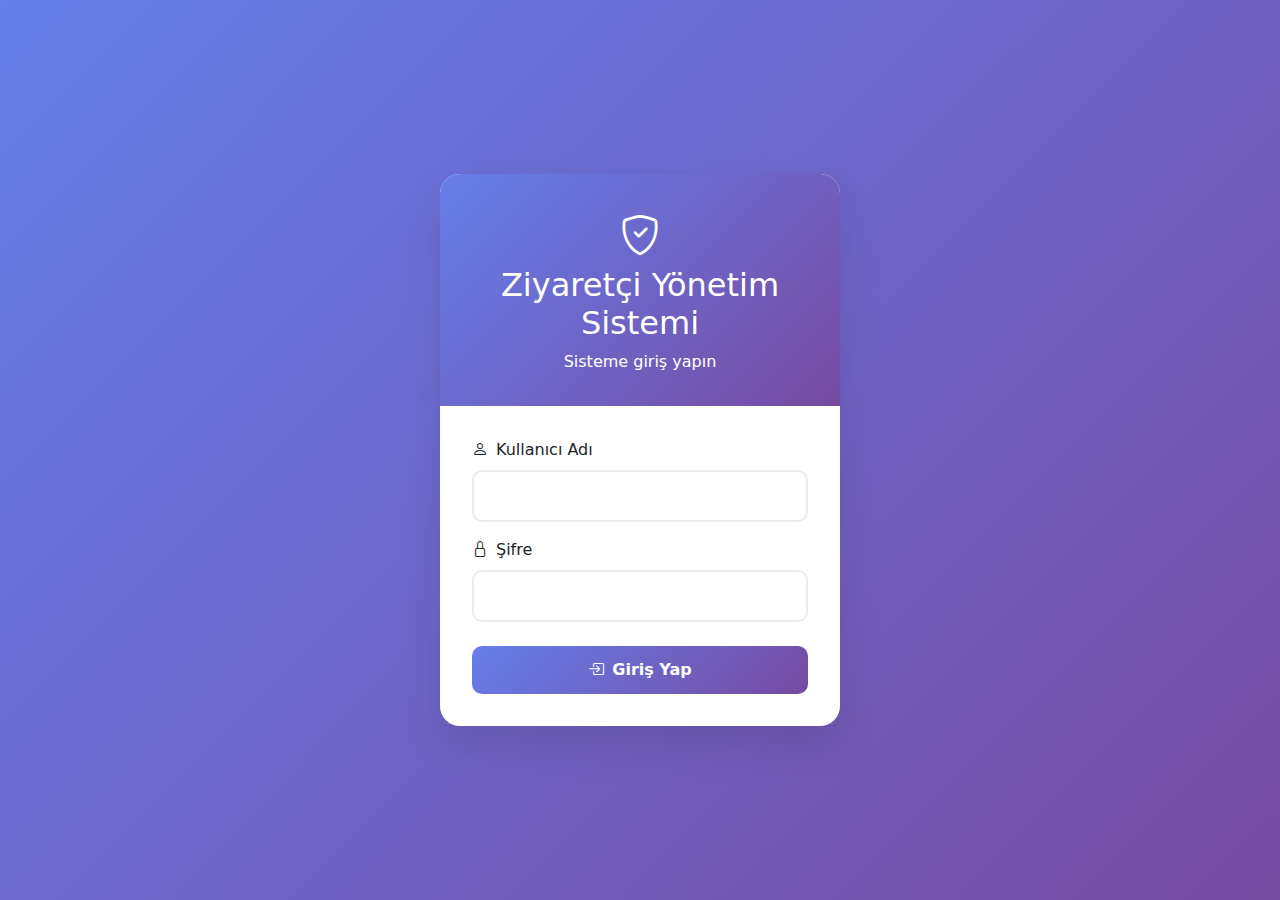
<file: wwwroot/index.html>
<!DOCTYPE html>
<html lang="tr">
<head>
    <meta charset="UTF-8">
    <meta name="viewport" content="width=device-width, initial-scale=1.0">
    <title>Ziyaretçi Yönetim Sistemi</title>
    <script>
        // Redirect to login page
        window.location.href = 'login.html';
    </script>
</head>
<body>
    <div class="container text-center mt-5">
        <h2>Yönlendiriliyor...</h2>
        <p>Eğer otomatik yönlendirme çalışmıyorsa <a href="login.html">buraya tıklayın</a></p>
    </div>
</body>
</html>
</file>
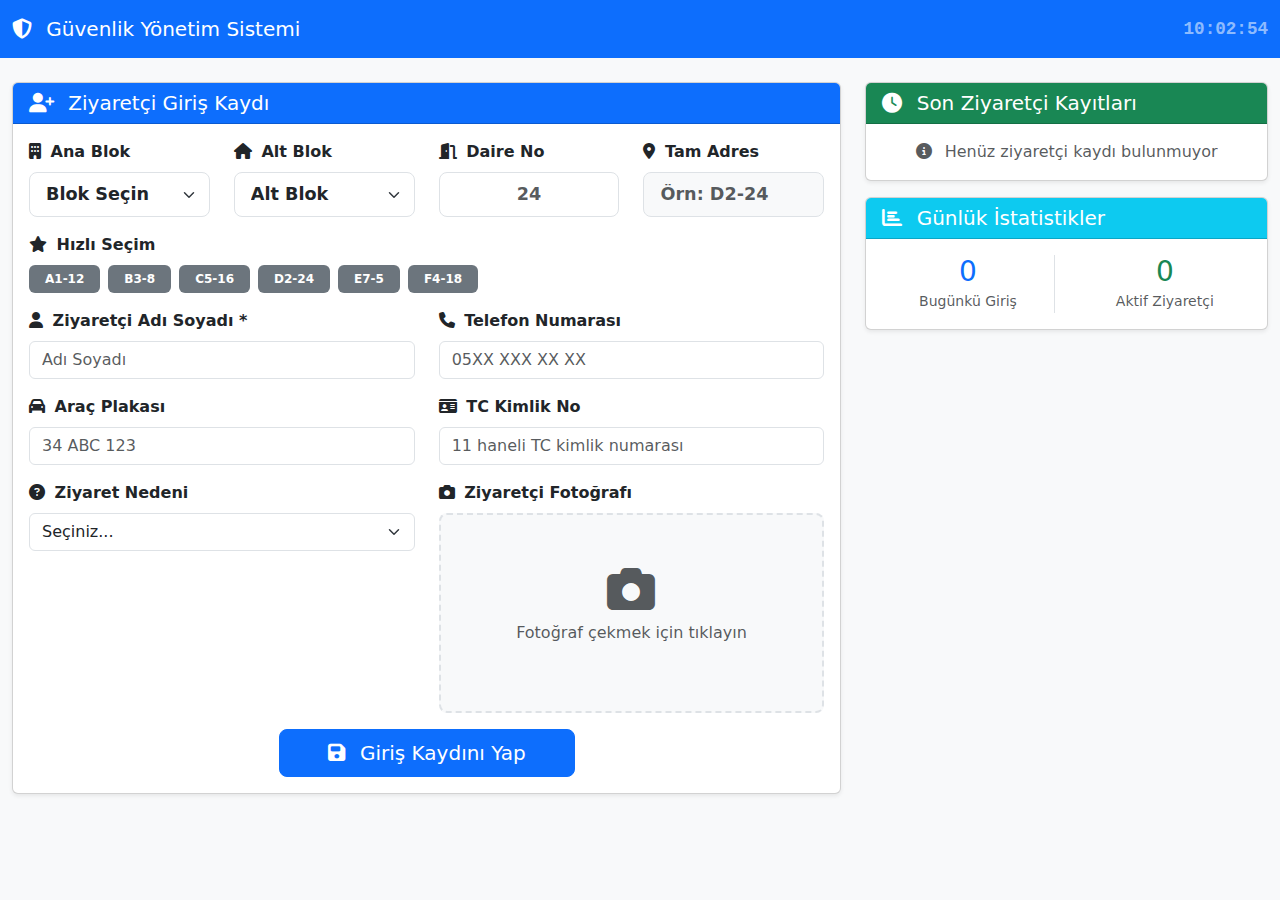
<file: security_web_interface.html>
<!DOCTYPE html>
<html lang="tr">
<head>
    <meta charset="UTF-8">
    <meta name="viewport" content="width=device-width, initial-scale=1.0">
    <title>Güvenlik Yönetim Sistemi</title>
    <link href="https://cdnjs.cloudflare.com/ajax/libs/bootstrap/5.3.0/css/bootstrap.min.css" rel="stylesheet">
    <link href="https://cdnjs.cloudflare.com/ajax/libs/font-awesome/6.4.0/css/all.min.css" rel="stylesheet">
    <style>
        .block-selector {
            display: none;
        }
        
        .sub-block-selector {
            display: none;
        }
        
        .block-btn {
            display: none;
        }
        
        .sub-block-btn {
            display: none;
        }
        
        .apartment-input {
            font-size: 1.2rem;
            font-weight: bold;
            text-align: center;
        }
        
        .form-select-lg, .form-control-lg {
            font-size: 1.1rem;
            font-weight: 600;
        }
        
        .camera-preview {
            width: 100%;
            height: 200px;
            border: 2px dashed #dee2e6;
            border-radius: 8px;
            display: flex;
            align-items: center;
            justify-content: center;
            background: #f8f9fa;
        }
        
        .recent-visitor-card {
            border-left: 4px solid #0d6efd;
            transition: all 0.3s ease;
        }
        
        .recent-visitor-card:hover {
            transform: translateX(5px);
            box-shadow: 0 4px 12px rgba(0,0,0,0.1);
        }
        
        .quick-select-badge {
            cursor: pointer;
            transition: all 0.3s ease;
        }
        
        .quick-select-badge:hover {
            transform: scale(1.1);
        }
        
        .status-badge {
            font-size: 0.8rem;
            padding: 0.25rem 0.5rem;
        }
        
        .notification-toast {
            position: fixed;
            top: 20px;
            right: 20px;
            z-index: 1060;
            display: none;
        }
        
        .live-clock {
            font-family: 'Courier New', monospace;
            font-size: 1.1rem;
            font-weight: bold;
        }
        
        .visitor-photo {
            width: 50px;
            height: 50px;
            border-radius: 50%;
            object-fit: cover;
        }
    </style>
</head>
<body class="bg-light">
    <!-- Navigation -->
    <nav class="navbar navbar-expand-lg navbar-dark bg-primary">
        <div class="container-fluid">
            <a class="navbar-brand" href="#">
                <i class="fas fa-shield-alt me-2"></i>
                Güvenlik Yönetim Sistemi
            </a>
            <div class="navbar-nav ms-auto">
                <span class="navbar-text live-clock" id="liveClock"></span>
            </div>
        </div>
    </nav>

    <!-- Main Content -->
    <div class="container-fluid mt-4">
        <div class="row">
            <!-- Ziyaretçi Kayıt Formu -->
            <div class="col-lg-8">
                <div class="card shadow-sm">
                    <div class="card-header bg-primary text-white">
                        <h5 class="mb-0">
                            <i class="fas fa-user-plus me-2"></i>
                            Ziyaretçi Giriş Kaydı
                        </h5>
                    </div>
                    <div class="card-body">
                        <div class="row">
                            <!-- Ana Blok Seçimi -->
                            <div class="col-md-3 mb-3">
                                <label class="form-label fw-bold">
                                    <i class="fas fa-building me-1"></i>
                                    Ana Blok
                                </label>
                                <select class="form-select form-select-lg" id="blockSelect">
                                    <option value="">Blok Seçin</option>
                                    <option value="A">A Blok</option>
                                    <option value="B">B Blok</option>
                                    <option value="C">C Blok</option>
                                    <option value="D">D Blok</option>
                                    <option value="E">E Blok</option>
                                    <option value="F">F Blok</option>
                                </select>
                            </div>

                            <!-- Alt Blok Seçimi -->
                            <div class="col-md-3 mb-3">
                                <label class="form-label fw-bold">
                                    <i class="fas fa-home me-1"></i>
                                    Alt Blok
                                </label>
                                <select class="form-select form-select-lg" id="subBlockSelect">
                                    <option value="">Alt Blok</option>
                                    <option value="1">1</option>
                                    <option value="2">2</option>
                                    <option value="3">3</option>
                                    <option value="4">4</option>
                                    <option value="5">5</option>
                                    <option value="6">6</option>
                                    <option value="7">7</option>
                                    <option value="8">8</option>
                                </select>
                            </div>

                            <!-- Daire Numarası -->
                            <div class="col-md-3 mb-3">
                                <label class="form-label fw-bold">
                                    <i class="fas fa-door-open me-1"></i>
                                    Daire No
                                </label>
                                <input type="text" class="form-control form-control-lg apartment-input" id="apartmentNumber" placeholder="24">
                            </div>

                            <!-- Otomatik Oluşan Adres -->
                            <div class="col-md-3 mb-3">
                                <label class="form-label fw-bold">
                                    <i class="fas fa-map-marker-alt me-1"></i>
                                    Tam Adres
                                </label>
                                <input type="text" class="form-control form-control-lg bg-light" id="fullAddress" placeholder="Örn: D2-24" readonly>
                            </div>
                        </div>

                        <!-- Hızlı Seçim -->
                        <div class="row mb-3">
                            <div class="col-12">
                                <label class="form-label fw-bold">
                                    <i class="fas fa-star me-1"></i>
                                    Hızlı Seçim
                                </label>
                                <div class="d-flex flex-wrap gap-2">
                                    <span class="badge bg-secondary quick-select-badge px-3 py-2" onclick="quickSelect('A', '1', '12')">A1-12</span>
                                    <span class="badge bg-secondary quick-select-badge px-3 py-2" onclick="quickSelect('B', '3', '8')">B3-8</span>
                                    <span class="badge bg-secondary quick-select-badge px-3 py-2" onclick="quickSelect('C', '5', '16')">C5-16</span>
                                    <span class="badge bg-secondary quick-select-badge px-3 py-2" onclick="quickSelect('D', '2', '24')">D2-24</span>
                                    <span class="badge bg-secondary quick-select-badge px-3 py-2" onclick="quickSelect('E', '7', '5')">E7-5</span>
                                    <span class="badge bg-secondary quick-select-badge px-3 py-2" onclick="quickSelect('F', '4', '18')">F4-18</span>
                                </div>
                            </div>
                        </div>

                        <div class="row">
                            <!-- Ziyaretçi Bilgileri -->
                            <div class="col-md-6 mb-3">
                                <label class="form-label fw-bold">
                                    <i class="fas fa-user me-1"></i>
                                    Ziyaretçi Adı Soyadı *
                                </label>
                                <input type="text" class="form-control" id="visitorName" placeholder="Adı Soyadı" required>
                            </div>

                            <div class="col-md-6 mb-3">
                                <label class="form-label fw-bold">
                                    <i class="fas fa-phone me-1"></i>
                                    Telefon Numarası
                                </label>
                                <input type="tel" class="form-control" id="visitorPhone" placeholder="05XX XXX XX XX">
                            </div>
                        </div>

                        <div class="row">
                            <div class="col-md-6 mb-3">
                                <label class="form-label fw-bold">
                                    <i class="fas fa-car me-1"></i>
                                    Araç Plakası
                                </label>
                                <input type="text" class="form-control" id="licensePlate" placeholder="34 ABC 123" style="text-transform: uppercase;">
                            </div>

                            <div class="col-md-6 mb-3">
                                <label class="form-label fw-bold">
                                    <i class="fas fa-id-card me-1"></i>
                                    TC Kimlik No
                                </label>
                                <input type="text" class="form-control" id="idNumber" placeholder="11 haneli TC kimlik numarası" maxlength="11">
                            </div>
                        </div>

                        <div class="row">
                            <div class="col-md-6 mb-3">
                                <label class="form-label fw-bold">
                                    <i class="fas fa-question-circle me-1"></i>
                                    Ziyaret Nedeni
                                </label>
                                <select class="form-select" id="visitReason">
                                    <option value="">Seçiniz...</option>
                                    <option value="Misafir">Misafir</option>
                                    <option value="Teslimat">Teslimat</option>
                                    <option value="Tamir/Bakım">Tamir/Bakım</option>
                                    <option value="Hizmet">Hizmet</option>
                                    <option value="Diğer">Diğer</option>
                                </select>
                            </div>

                            <div class="col-md-6 mb-3">
                                <label class="form-label fw-bold">
                                    <i class="fas fa-camera me-1"></i>
                                    Ziyaretçi Fotoğrafı
                                </label>
                                <div class="camera-preview" id="cameraPreview" onclick="openCamera()">
                                    <div class="text-center text-muted">
                                        <i class="fas fa-camera fa-3x mb-2"></i>
                                        <p>Fotoğraf çekmek için tıklayın</p>
                                    </div>
                                </div>
                            </div>
                        </div>

                        <div class="text-center">
                            <button type="button" class="btn btn-primary btn-lg px-5" onclick="submitEntry()">
                                <i class="fas fa-save me-2"></i>
                                Giriş Kaydını Yap
                            </button>
                        </div>
                    </div>
                </div>
            </div>

            <!-- Sidebar - Son Kayıtlar -->
            <div class="col-lg-4">
                <div class="card shadow-sm">
                    <div class="card-header bg-success text-white">
                        <h5 class="mb-0">
                            <i class="fas fa-clock me-2"></i>
                            Son Ziyaretçi Kayıtları
                        </h5>
                    </div>
                    <div class="card-body p-0">
                        <div id="recentVisitors">
                            <!-- Dinamik içerik buraya gelecek -->
                        </div>
                    </div>
                </div>

                <!-- Hızlı İstatistikler -->
                <div class="card shadow-sm mt-3">
                    <div class="card-header bg-info text-white">
                        <h5 class="mb-0">
                            <i class="fas fa-chart-bar me-2"></i>
                            Günlük İstatistikler
                        </h5>
                    </div>
                    <div class="card-body">
                        <div class="row text-center">
                            <div class="col-6">
                                <div class="border-end">
                                    <h3 class="text-primary mb-0" id="todayEntries">0</h3>
                                    <small class="text-muted">Bugünkü Giriş</small>
                                </div>
                            </div>
                            <div class="col-6">
                                <h3 class="text-success mb-0" id="activeVisitors">0</h3>
                                <small class="text-muted">Aktif Ziyaretçi</small>
                            </div>
                        </div>
                    </div>
                </div>
            </div>
        </div>
    </div>

    <!-- Success Toast -->
    <div class="toast notification-toast" id="successToast" role="alert">
        <div class="toast-header bg-success text-white">
            <i class="fas fa-check-circle me-2"></i>
            <strong class="me-auto">Başarılı</strong>
        </div>
        <div class="toast-body">
            Ziyaretçi kaydı başarıyla oluşturuldu ve daire sahibine SMS gönderildi.
        </div>
    </div>

    <!-- Camera Modal -->
    <div class="modal fade" id="cameraModal" tabindex="-1">
        <div class="modal-dialog modal-lg">
            <div class="modal-content">
                <div class="modal-header">
                    <h5 class="modal-title">Ziyaretçi Fotoğrafı Çek</h5>
                    <button type="button" class="btn-close" data-bs-dismiss="modal"></button>
                </div>
                <div class="modal-body text-center">
                    <video id="cameraVideo" width="100%" height="300" autoplay style="border-radius: 8px;"></video>
                    <canvas id="cameraCanvas" style="display: none;"></canvas>
                </div>
                <div class="modal-footer">
                    <button type="button" class="btn btn-secondary" data-bs-dismiss="modal">İptal</button>
                    <button type="button" class="btn btn-primary" onclick="capturePhoto()">
                        <i class="fas fa-camera me-2"></i>
                        Fotoğraf Çek
                    </button>
                </div>
            </div>
        </div>
    </div>

    <script src="https://cdnjs.cloudflare.com/ajax/libs/bootstrap/5.3.0/js/bootstrap.bundle.min.js"></script>
    <script>
        // Global variables
        let selectedBlock = '';
        let selectedSubBlock = '';
        let cameraStream = null;
        let capturedPhoto = null;
        let recentVisitors = [];
        let todayEntries = 0;
        let activeVisitors = 0;

        // Initialize
        document.addEventListener('DOMContentLoaded', function() {
            updateLiveClock();
            loadRecentVisitors();
            updateStats();
            
            // Block and sub-block selection event listeners
            document.getElementById('blockSelect').addEventListener('change', function() {
                selectedBlock = this.value;
                updateFullAddress();
            });
            
            document.getElementById('subBlockSelect').addEventListener('change', function() {
                selectedSubBlock = this.value;
                updateFullAddress();
            });
            
            // Apartment number input
            document.getElementById('apartmentNumber').addEventListener('input', updateFullAddress);
        });

        function updateLiveClock() {
            const now = new Date();
            const timeString = now.toLocaleTimeString('tr-TR', { 
                hour: '2-digit', 
                minute: '2-digit',
                second: '2-digit'
            });
            document.getElementById('liveClock').textContent = timeString;
            setTimeout(updateLiveClock, 1000);
        }

        function selectBlock(block) {
            selectedBlock = block;
            document.getElementById('blockSelect').value = block;
            updateFullAddress();
        }

        function selectSubBlock(subBlock) {
            selectedSubBlock = subBlock;
            document.getElementById('subBlockSelect').value = subBlock;
            updateFullAddress();
        }

        function updateFullAddress() {
            const apartmentNumber = document.getElementById('apartmentNumber').value;
            if (selectedBlock && selectedSubBlock && apartmentNumber) {
                document.getElementById('fullAddress').value = `${selectedBlock}${selectedSubBlock}-${apartmentNumber}`;
            }
        }

        function quickSelect(block, subBlock, apartment) {
            selectBlock(block);
            selectSubBlock(subBlock);
            document.getElementById('apartmentNumber').value = apartment;
            updateFullAddress();
        }

        function openCamera() {
            const modal = new bootstrap.Modal(document.getElementById('cameraModal'));
            modal.show();
            
            navigator.mediaDevices.getUserMedia({ video: true })
                .then(stream => {
                    cameraStream = stream;
                    document.getElementById('cameraVideo').srcObject = stream;
                })
                .catch(err => {
                    console.error('Kamera erişim hatası:', err);
                    alert('Kamera erişimi sağlanamadı. Lütfen tarayıcı izinlerini kontrol edin.');
                });
        }

        function capturePhoto() {
            const video = document.getElementById('cameraVideo');
            const canvas = document.getElementById('cameraCanvas');
            const context = canvas.getContext('2d');
            
            canvas.width = video.videoWidth;
            canvas.height = video.videoHeight;
            context.drawImage(video, 0, 0);
            
            capturedPhoto = canvas.toDataURL('image/jpeg');
            
            // Update preview
            document.getElementById('cameraPreview').innerHTML = `
                <img src="${capturedPhoto}" alt="Ziyaretçi" style="width: 100%; height: 100%; object-fit: cover; border-radius: 8px;">
            `;
            
            // Close camera
            if (cameraStream) {
                cameraStream.getTracks().forEach(track => track.stop());
            }
            
            bootstrap.Modal.getInstance(document.getElementById('cameraModal')).hide();
        }

        function submitEntry() {
            const visitorName = document.getElementById('visitorName').value;
            const fullAddress = document.getElementById('fullAddress').value;
            
            if (!visitorName || !fullAddress) {
                alert('Lütfen zorunlu alanları doldurun (Ziyaretçi adı ve tam adres)');
                return;
            }
            
            const newEntry = {
                id: Date.now(),
                fullAddress: fullAddress,
                visitorName: visitorName,
                phone: document.getElementById('visitorPhone').value,
                licensePlate: document.getElementById('licensePlate').value,
                idNumber: document.getElementById('idNumber').value,
                visitReason: document.getElementById('visitReason').value,
                photo: capturedPhoto,
                timestamp: new Date(),
                status: 'Giriş'
            };
            
            // Add to recent visitors
            recentVisitors.unshift(newEntry);
            if (recentVisitors.length > 10) {
                recentVisitors.pop();
            }
            
            // Update stats
            todayEntries++;
            activeVisitors++;
            
            // Update UI
            loadRecentVisitors();
            updateStats();
            
            // Show success toast
            const toast = new bootstrap.Toast(document.getElementById('successToast'));
            toast.show();
            
            // Reset form
            resetForm();
        }

        function resetForm() {
            document.getElementById('visitorName').value = '';
            document.getElementById('visitorPhone').value = '';
            document.getElementById('licensePlate').value = '';
            document.getElementById('idNumber').value = '';
            document.getElementById('visitReason').value = '';
            document.getElementById('apartmentNumber').value = '';
            document.getElementById('fullAddress').value = '';
            
            // Reset selections
            document.getElementById('blockSelect').value = '';
            document.getElementById('subBlockSelect').value = '';
            
            selectedBlock = '';
            selectedSubBlock = '';
            capturedPhoto = null;
            
            // Reset camera preview
            document.getElementById('cameraPreview').innerHTML = `
                <div class="text-center text-muted">
                    <i class="fas fa-camera fa-3x mb-2"></i>
                    <p>Fotoğraf çekmek için tıklayın</p>
                </div>
            `;
        }

        function loadRecentVisitors() {
            const container = document.getElementById('recentVisitors');
            
            if (recentVisitors.length === 0) {
                container.innerHTML = `
                    <div class="p-3 text-center text-muted">
                        <i class="fas fa-info-circle me-2"></i>
                        Henüz ziyaretçi kaydı bulunmuyor
                    </div>
                `;
                return;
            }
            
            container.innerHTML = recentVisitors.map(visitor => `
                <div class="recent-visitor-card p-3 border-bottom" onclick="quickFillForm('${visitor.fullAddress}', '${visitor.visitorName}')">
                    <div class="d-flex align-items-center">
                        <div class="me-3">
                            ${visitor.photo ? 
                                `<img src="${visitor.photo}" alt="${visitor.visitorName}" class="visitor-photo">` :
                                `<div class="visitor-photo bg-light d-flex align-items-center justify-content-center">
                                    <i class="fas fa-user text-muted"></i>
                                </div>`
                            }
                        </div>
                        <div class="flex-grow-1">
                            <div class="d-flex justify-content-between align-items-start">
                                <div>
                                    <h6 class="mb-1">${visitor.visitorName}</h6>
                                    <small class="text-muted">
                                        <i class="fas fa-map-marker-alt me-1"></i>
                                        ${visitor.fullAddress}
                                    </small>
                                </div>
                                <div class="text-end">
                                    <span class="badge bg-success status-badge">${visitor.status}</span>
                                    <br>
                                    <small class="text-muted">
                                        ${visitor.timestamp.toLocaleTimeString('tr-TR', { hour: '2-digit', minute: '2-digit' })}
                                    </small>
                                </div>
                            </div>
                        </div>
                    </div>
                </div>
            `).join('');
        }

        function quickFillForm(address, name) {
            const parts = address.split('-');
            if (parts.length === 2) {
                const blockPart = parts[0];
                const apartmentNumber = parts[1];
                const block = blockPart.charAt(0);
                const subBlock = blockPart.substring(1);
                
                quickSelect(block, subBlock, apartmentNumber);
                document.getElementById('visitorName').value = name;
            }
        }

        function updateStats() {
            document.getElementById('todayEntries').textContent = todayEntries;
            document.getElementById('activeVisitors').textContent = activeVisitors;
        }

        // License plate auto-uppercase
        document.getElementById('licensePlate').addEventListener('input', function() {
            this.value = this.value.toUpperCase();
        });

        // Modal event listeners
        document.getElementById('cameraModal').addEventListener('hidden.bs.modal', function() {
            if (cameraStream) {
                cameraStream.getTracks().forEach(track => track.stop());
            }
        });
    </script>
</body>
</html>
</file>
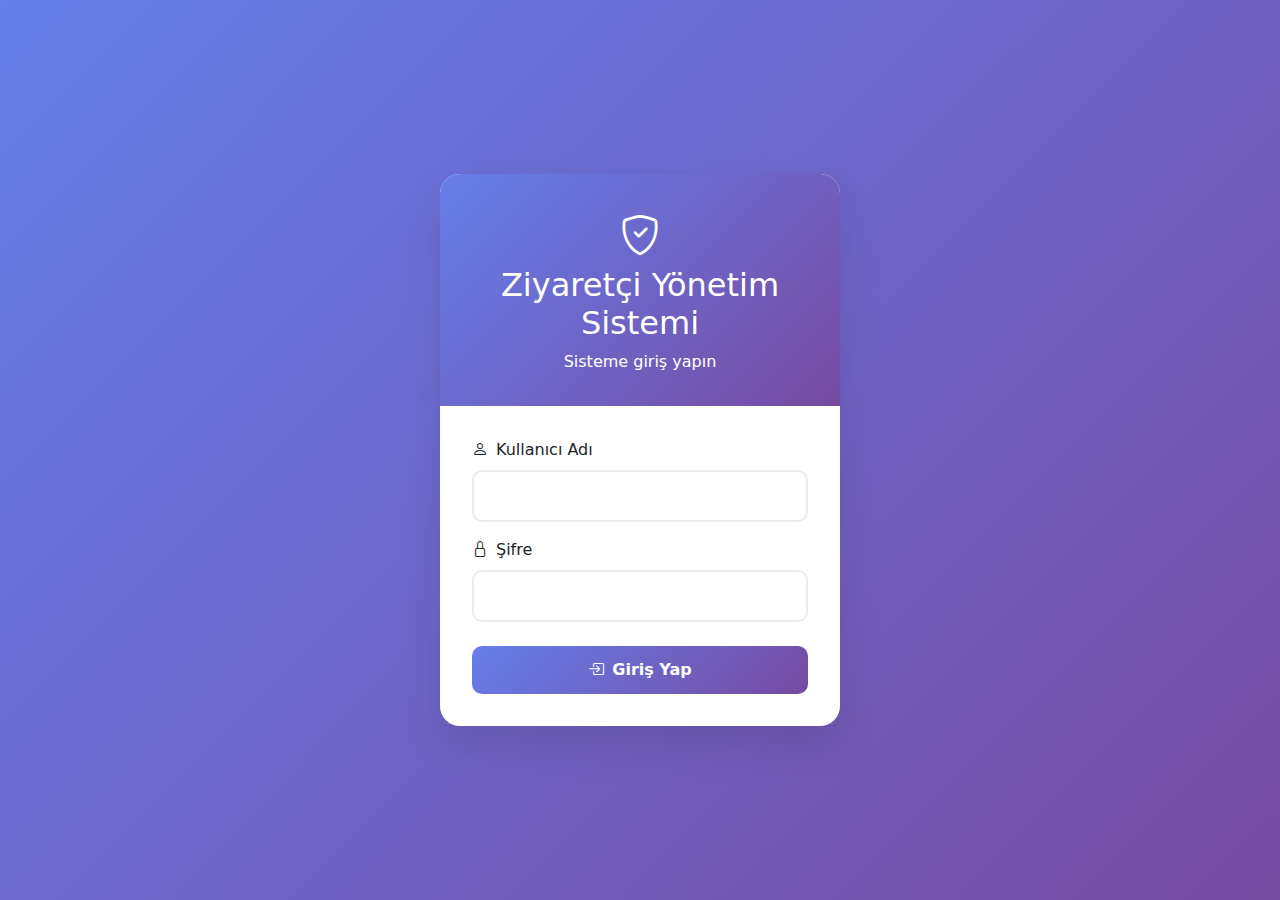
<file: wwwroot/admin.html>
<!DOCTYPE html>
<html lang="tr">
<head>
    <meta charset="UTF-8">
    <meta name="viewport" content="width=device-width, initial-scale=1.0">
    <title>Yönetici Paneli - Ziyaretçi Sistemi</title>
    <link href="https://cdn.jsdelivr.net/npm/bootstrap@5.3.0/dist/css/bootstrap.min.css" rel="stylesheet">
    <link href="https://cdn.jsdelivr.net/npm/bootstrap-icons@1.11.0/font/bootstrap-icons.css" rel="stylesheet">
    <link href="css/style.css" rel="stylesheet">
</head>
<body>
    <div class="container-fluid">
        <!-- Navigation -->
        <nav class="navbar navbar-expand-lg navbar-dark bg-primary mb-4">
            <div class="container-fluid">
                <a class="navbar-brand" href="index.html">
                    <i class="bi bi-shield-check"></i> Ziyaretçi Sistemi - Yönetim
                </a>
                <div class="navbar-nav ms-auto">
                    <div class="nav-item dropdown">
                        <a class="nav-link dropdown-toggle" href="#" id="userDropdown" role="button" data-bs-toggle="dropdown" aria-expanded="false">
                            <i class="bi bi-person-circle"></i> <span id="userInfo"></span>
                        </a>
                        <ul class="dropdown-menu" aria-labelledby="userDropdown">
                            <li><a class="dropdown-item" href="visitor.html">
                                <i class="bi bi-person-plus"></i> Ziyaretçi
                            </a></li>
                            <li><hr class="dropdown-divider"></li>
                            <li><a class="dropdown-item" href="#" id="logoutBtn">
                                <i class="bi bi-box-arrow-right"></i> Çıkış
                            </a></li>
                        </ul>
                    </div>
                </div>
            </div>
        </nav>

        <!-- Tabs Navigation -->
        <ul class="nav nav-tabs mb-4" id="adminTabs" role="tablist">
            <li class="nav-item" role="presentation">
                <button class="nav-link active" id="visitors-tab" data-bs-toggle="tab" data-bs-target="#visitors" type="button">
                    <i class="bi bi-people"></i> Ziyaretçiler
                </button>
            </li>
            <li class="nav-item" role="presentation">
                <button class="nav-link" id="reports-tab" data-bs-toggle="tab" data-bs-target="#reports" type="button">
                    <i class="bi bi-graph-up"></i> Raporlar
                </button>
            </li>
            <li class="nav-item" role="presentation">
                <button class="nav-link" id="residents-tab" data-bs-toggle="tab" data-bs-target="#residents" type="button">
                    <i class="bi bi-building"></i> Daire Sahipleri
                </button>
            </li>
            <li class="nav-item" role="presentation">
                <button class="nav-link" id="users-tab" data-bs-toggle="tab" data-bs-target="#users" type="button">
                    <i class="bi bi-person-gear"></i> Kullanıcılar
                </button>
            </li>
            <li class="nav-item" role="presentation">
                <button class="nav-link" id="settings-tab" data-bs-toggle="tab" data-bs-target="#settings" type="button">
                    <i class="bi bi-gear"></i> Ayarlar
                </button>
            </li>
        </ul>

        <!-- Tab Content -->
        <div class="tab-content" id="adminTabsContent">
            <!-- Visitors Tab -->
            <div class="tab-pane fade show active" id="visitors" role="tabpanel">
                <div class="row mb-3">
                    <div class="col-md-6">
                        <h4><i class="bi bi-people"></i> Ziyaretçi Yönetimi</h4>
                    </div>
                </div>

                <!-- Filters -->
                <div class="card mb-4">
                    <div class="card-body">
                        <div class="row">
                            <div class="col-md-3">
                                <label for="filterDate" class="form-label">Tarih</label>
                                <input type="date" class="form-control" id="filterDate">
                            </div>
                            <div class="col-md-3">
                                <label for="filterApartment" class="form-label">Daire No</label>
                                <input type="text" class="form-control" id="filterApartment" placeholder="Daire numarası">
                            </div>
                            <div class="col-md-3">
                                <label for="filterPlate" class="form-label">Plaka ile Ara</label>
                                <div class="input-group">
                                    <input type="text" class="form-control" id="filterPlate" placeholder="34ABC123" style="text-transform: uppercase;">
                                    <button class="btn btn-outline-primary" type="button" id="plateSearchBtn">
                                        <i class="bi bi-search"></i>
                                    </button>
                                </div>
                            </div>
                            <div class="col-md-3">
                                <label for="filterStatus" class="form-label">Durum</label>
                                <select class="form-control" id="filterStatus">
                                    <option value="">Tümü</option>
                                    <option value="active">Aktif</option>
                                    <option value="inactive">Çıkış Yapılmış</option>
                                </select>
                            </div>
                        </div>
                    </div>
                </div>

                <!-- Visitors Table -->
                <div class="card">
                    <div class="card-header d-flex justify-content-between align-items-center">
                        <div>
                            <label for="visitorsPageSize" class="form-label me-2">Sayfa başına:</label>
                            <select class="form-select d-inline-block w-auto" id="visitorsPageSize">
                                <option value="5">5</option>
                                <option value="10" selected>10</option>
                                <option value="15">15</option>
                                <option value="20">20</option>
                            </select>
                        </div>
                        <div id="visitorsInfo" class="text-muted">
                            <!-- Toplam kayıt bilgisi -->
                        </div>
                    </div>
                    <div class="card-body">
                        <div class="table-responsive">
                            <table class="table table-hover">
                                <thead>
                                    <tr>
                                        <th>Ad Soyad</th>
                                        <th>Daire No</th>
                                        <th>Plaka</th>
                                        <th>Giriş Saati</th>
                                        <th>Çıkış Saati</th>
                                        <th>Durum</th>
                                        <th>İşlemler</th>
                                    </tr>
                                </thead>
                                <tbody id="visitorsTableBody">
                                    <tr>
                                        <td colspan="7" class="text-center">Yükleniyor...</td>
                                    </tr>
                                </tbody>
                            </table>
                        </div>
                    </div>
                    <div class="card-footer">
                        <nav>
                            <ul class="pagination justify-content-center mb-0" id="visitorsPagination">
                                <!-- Pagination buttons will be generated here -->
                            </ul>
                        </nav>
                    </div>
                </div>
            </div>

            <!-- Reports Tab -->
            <div class="tab-pane fade" id="reports" role="tabpanel">
                <div class="row mb-3">
                    <div class="col-md-6">
                        <h4><i class="bi bi-graph-up"></i> Raporlar ve İstatistikler</h4>
                    </div>
                </div>

                <!-- Statistics Cards -->
                <div class="row mb-4">
                    <div class="col-md-3 mb-3">
                        <div class="card bg-primary text-white">
                            <div class="card-body">
                                <div class="d-flex justify-content-between">
                                    <div>
                                        <h6>Bugün</h6>
                                        <h4 id="todayVisitors">0</h4>
                                    </div>
                                    <i class="bi bi-calendar-day fs-1"></i>
                                </div>
                            </div>
                        </div>
                    </div>
                    <div class="col-md-3 mb-3">
                        <div class="card bg-success text-white">
                            <div class="card-body">
                                <div class="d-flex justify-content-between">
                                    <div>
                                        <h6>Bu Hafta</h6>
                                        <h4 id="weekVisitors">0</h4>
                                    </div>
                                    <i class="bi bi-calendar-week fs-1"></i>
                                </div>
                            </div>
                        </div>
                    </div>
                    <div class="col-md-3 mb-3">
                        <div class="card bg-warning text-white">
                            <div class="card-body">
                                <div class="d-flex justify-content-between">
                                    <div>
                                        <h6>Bu Ay</h6>
                                        <h4 id="monthVisitors">0</h4>
                                    </div>
                                    <i class="bi bi-calendar-month fs-1"></i>
                                </div>
                            </div>
                        </div>
                    </div>
                    <div class="col-md-3 mb-3">
                        <div class="card bg-info text-white">
                            <div class="card-body">
                                <div class="d-flex justify-content-between">
                                    <div>
                                        <h6>Aktif</h6>
                                        <h4 id="activeVisitors">0</h4>
                                    </div>
                                    <i class="bi bi-person-check fs-1"></i>
                                </div>
                            </div>
                        </div>
                    </div>
                </div>

                <!-- Report Generation -->
                <div class="card mb-4">
                    <div class="card-header">
                        <h5>Rapor Oluştur</h5>
                    </div>
                    <div class="card-body">
                        <div class="row">
                            <div class="col-md-3">
                                <label for="reportStartDate" class="form-label">Başlangıç Tarihi</label>
                                <input type="date" class="form-control" id="reportStartDate">
                            </div>
                            <div class="col-md-3">
                                <label for="reportEndDate" class="form-label">Bitiş Tarihi</label>
                                <input type="date" class="form-control" id="reportEndDate">
                            </div>
                            <div class="col-md-3">
                                <label for="reportStatus" class="form-label">Durum Filtresi</label>
                                <select class="form-select" id="reportStatus">
                                    <option value="all">Hepsi</option>
                                    <option value="active">Aktif Ziyaretçiler</option>
                                    <option value="inactive">Çıkış Yapılmış</option>
                                </select>
                            </div>
                            <div class="col-md-3 d-flex align-items-end">
                                <button class="btn btn-success w-100" id="generateReport">
                                    <i class="bi bi-file-earmark-excel"></i> Excel Raporu İndir
                                </button>
                            </div>
                        </div>
                    </div>
                </div>

                <!-- Most Visited Apartments -->
                <div class="card">
                    <div class="card-header d-flex justify-content-between align-items-center">
                        <h5>En Çok Ziyaret Alan Daireler</h5>
                        <div class="btn-group">
                            <button class="btn btn-success btn-sm" id="exportApartmentStats">
                                <i class="bi bi-file-earmark-excel"></i> Excel İndir
                            </button>
                            <button class="btn btn-outline-primary btn-sm" id="refreshApartmentStats">
                                <i class="bi bi-arrow-clockwise"></i> Yenile
                            </button>
                        </div>
                    </div>
                    <div class="card-body">
                        <div class="row mb-3">
                            <div class="col-md-3">
                                <label for="statsStartDate" class="form-label">Başlangıç Tarihi</label>
                                <input type="date" class="form-control" id="statsStartDate">
                            </div>
                            <div class="col-md-3">
                                <label for="statsEndDate" class="form-label">Bitiş Tarihi</label>
                                <input type="date" class="form-control" id="statsEndDate">
                            </div>
                            <div class="col-md-3">
                                <label for="apartmentStatsPageSize" class="form-label">Gösterim Sayısı</label>
                                <select class="form-select" id="apartmentStatsPageSize">
                                    <option value="3">3 Daire</option>
                                    <option value="5" selected>5 Daire</option>
                                    <option value="10">10 Daire</option>
                                    <option value="20">20 Daire</option>
                                </select>
                            </div>
                            <div class="col-md-3 d-flex align-items-end">
                                <button class="btn btn-primary w-100" id="updateApartmentStats">
                                    <i class="bi bi-search"></i> Filtrele
                                </button>
                            </div>
                        </div>
                        
                        <div class="table-responsive">
                            <table class="table table-hover">
                                <thead>
                                    <tr>
                                        <th>Sıra</th>
                                        <th>Daire No</th>
                                        <th>Toplam Ziyaretçi</th>
                                        <th>Aktif Ziyaretçi</th>
                                        <th>Son Ziyaret</th>
                                        <th>En Sık Gelen Ziyaretçi</th>
                                    </tr>
                                </thead>
                                <tbody id="apartmentStatsTableBody">
                                    <tr>
                                        <td colspan="6" class="text-center">Yükleniyor...</td>
                                    </tr>
                                </tbody>
                            </table>
                        </div>
                        
                        <!-- Pagination for Apartment Stats -->
                        <div class="row align-items-center mt-3">
                            <div class="col-md-6">
                                <small class="text-muted" id="apartmentStatsInfo">0 kayıt gösteriliyor</small>
                            </div>
                            <div class="col-md-6">
                                <nav>
                                    <ul class="pagination pagination-sm justify-content-end mb-0" id="apartmentStatsPagination">
                                    </ul>
                                </nav>
                            </div>
                        </div>
                    </div>
                </div>
            </div>

            <!-- Residents Tab -->
            <div class="tab-pane fade" id="residents" role="tabpanel">
                <div class="row mb-3">
                    <div class="col-md-6">
                        <h4><i class="bi bi-building"></i> Daire Sahipleri Yönetimi</h4>
                    </div>
                    <div class="col-md-6 text-end">
                        <button class="btn btn-success" id="addResidentBtn">
                            <i class="bi bi-person-plus"></i> Yeni Daire Sahibi
                        </button>
                        <button class="btn btn-info" id="importResidentsBtn">
                            <i class="bi bi-upload"></i> Excel İçe Aktar
                        </button>
                        <button class="btn btn-warning" id="exportResidentsBtn">
                            <i class="bi bi-download"></i> Excel Dışa Aktar
                        </button>
                    </div>
                </div>

                <!-- Search and Filter -->
                <div class="card mb-4">
                    <div class="card-body">
                        <div class="row">
                            <div class="col-md-3">
                                <label for="licensePlateSearch" class="form-label">Plaka ile Ara</label>
                                <div class="input-group">
                                    <input type="text" class="form-control" id="licensePlateSearch" placeholder="34ABC123" style="text-transform: uppercase;">
                                    <button class="btn btn-outline-primary" type="button" id="searchByPlateBtn">
                                        <i class="bi bi-search"></i>
                                    </button>
                                </div>
                            </div>
                            <div class="col-md-3">
                                <label for="residentSearch" class="form-label">Genel Arama</label>
                                <div class="input-group">
                                    <input type="text" class="form-control" id="residentSearch" placeholder="Ad, daire, telefon...">
                                    <button class="btn btn-outline-primary" type="button" id="generalSearchBtn">
                                        <i class="bi bi-search"></i>
                                    </button>
                                </div>
                            </div>
                            <div class="col-md-2">
                                <label for="residentSearchBlock" class="form-label">Ana Blok</label>
                                <select class="form-select" id="residentSearchBlock">
                                    <option value="">Tümü</option>
                                    <option value="A">A</option>
                                    <option value="B">B</option>
                                    <option value="C">C</option>
                                    <option value="D">D</option>
                                    <option value="E">E</option>
                                    <option value="F">F</option>
                                </select>
                            </div>
                            <div class="col-md-2">
                                <label for="residentSearchSubBlock" class="form-label">Alt Blok</label>
                                <select class="form-select" id="residentSearchSubBlock">
                                    <option value="">Tümü</option>
                                    <option value="1">1</option>
                                    <option value="2">2</option>
                                    <option value="3">3</option>
                                    <option value="4">4</option>
                                    <option value="5">5</option>
                                    <option value="6">6</option>
                                    <option value="7">7</option>
                                    <option value="8">8</option>
                                </select>
                            </div>
                            <div class="col-md-2">
                                <label for="residentSearchApartment" class="form-label">Daire No</label>
                                <div class="input-group">
                                    <input type="text" class="form-control" id="residentSearchApartment" placeholder="A1-1, D2-2...">
                                    <button class="btn btn-outline-primary" type="button" id="apartmentSearchBtn">
                                        <i class="bi bi-search"></i>
                                    </button>
                                </div>
                            </div>
                        </div>
                    </div>
                </div>

                <!-- Residents Table -->
                <div class="card">
                    <div class="card-header d-flex justify-content-between align-items-center">
                        <div>
                            <label for="residentsPageSize" class="form-label me-2">Sayfa başına:</label>
                            <select class="form-select d-inline-block w-auto" id="residentsPageSize">
                                <option value="5">5</option>
                                <option value="10" selected>10</option>
                                <option value="20">20</option>
                                <option value="50">50</option>
                            </select>
                        </div>
                        <div id="residentsInfo" class="text-muted">
                            <!-- Toplam kayıt bilgisi -->
                        </div>
                    </div>
                    <div class="card-body">
                        <div class="table-responsive">
                            <table class="table table-hover">
                                <thead>
                                    <tr>
                                        <th>Ad Soyad</th>
                                        <th>Daire No</th>
                                        <th>Blok</th>
                                        <th>İletişim</th>
                                        <th>Araç Sayısı</th>
                                        <th>Kayıt Tarihi</th>
                                        <th>İşlemler</th>
                                    </tr>
                                </thead>
                                <tbody id="residentsTableBody">
                                    <tr>
                                        <td colspan="7" class="text-center">Yükleniyor...</td>
                                    </tr>
                                </tbody>
                            </table>
                        </div>
                    </div>
                    <div class="card-footer">
                        <nav>
                            <ul class="pagination justify-content-center mb-0" id="residentsPagination">
                                <!-- Pagination buttons will be generated here -->
                            </ul>
                        </nav>
                    </div>
                </div>
            </div>

            <!-- Users Tab -->
            <div class="tab-pane fade" id="users" role="tabpanel">
                <div class="row mb-3">
                    <div class="col-md-6">
                        <h4><i class="bi bi-person-gear"></i> Kullanıcı Yönetimi</h4>
                    </div>
                    <div class="col-md-6 text-end">
                        <button class="btn btn-success" id="addUserBtn">
                            <i class="bi bi-person-plus"></i> Yeni Kullanıcı
                        </button>
                    </div>
                </div>

                <!-- Users Table -->
                <div class="card">
                    <div class="card-body">
                        <div class="table-responsive">
                            <table class="table table-hover">
                                <thead>
                                    <tr>
                                        <th>Kullanıcı Adı</th>
                                        <th>Ad Soyad</th>
                                        <th>Rol</th>
                                        <th>Son Giriş</th>
                                        <th>Durum</th>
                                        <th>İşlemler</th>
                                    </tr>
                                </thead>
                                <tbody id="usersTableBody">
                                    <tr>
                                        <td colspan="6" class="text-center">Yükleniyor...</td>
                                    </tr>
                                </tbody>
                            </table>
                        </div>
                    </div>
                </div>
            </div>

            <!-- Settings Tab -->
            <div class="tab-pane fade" id="settings" role="tabpanel">
                <div class="row mb-3">
                    <div class="col-md-6">
                        <h4><i class="bi bi-gear"></i> Sistem Ayarları</h4>
                    </div>
                </div>

                <div class="row">
                    <div class="col-md-6">
                        <div class="card">
                            <div class="card-header">
                                <h5>SMS Ayarları</h5>
                            </div>
                            <div class="card-body">
                                <div class="mb-3">
                                    <label for="smsApiKey" class="form-label">API Anahtarı</label>
                                    <input type="text" class="form-control" id="smsApiKey" placeholder="SMS API anahtarı">
                                </div>
                                <div class="mb-3">
                                    <label for="smsSender" class="form-label">Gönderen Adı</label>
                                    <input type="text" class="form-control" id="smsSender" placeholder="SMS gönderen adı">
                                </div>
                                <button class="btn btn-primary">
                                    <i class="bi bi-check-circle"></i> Kaydet
                                </button>
                            </div>
                        </div>
                    </div>
                    <div class="col-md-6">
                        <div class="card">
                            <div class="card-header">
                                <h5>Güvenlik Ayarları</h5>
                            </div>
                            <div class="card-body">
                                <div class="mb-3">
                                    <div class="form-check">
                                        <input class="form-check-input" type="checkbox" id="enablePhotoRequired">
                                        <label class="form-check-label" for="enablePhotoRequired">
                                            Fotoğraf zorunlu olsun
                                        </label>
                                    </div>
                                </div>
                                <div class="mb-3">
                                    <div class="form-check">
                                        <input class="form-check-input" type="checkbox" id="enableSmsNotifications">
                                        <label class="form-check-label" for="enableSmsNotifications">
                                            SMS bildirimleri aktif
                                        </label>
                                    </div>
                                </div>
                                <button class="btn btn-primary">
                                    <i class="bi bi-check-circle"></i> Kaydet
                                </button>
                            </div>
                        </div>
                    </div>
                </div>

                <!-- Mail Settings Section -->
                <div class="row mt-4">
                    <div class="col-12">
                        <div class="card">
                            <div class="card-header d-flex justify-content-between align-items-center">
                                <h5><i class="bi bi-envelope-gear"></i> Mail Ayarları</h5>
                                <div class="form-check form-switch">
                                    <input class="form-check-input" type="checkbox" id="mailSystemActive" disabled>
                                    <label class="form-check-label" for="mailSystemActive">
                                        Mail Sistemi Aktif
                                    </label>
                                </div>
                            </div>
                            <div class="card-body">
                                <form id="mailSettingsForm">
                                    <div class="row">
                                        <!-- Left Column -->
                                        <div class="col-md-6">
                                            <div class="mb-3">
                                                <label for="mailSenderName" class="form-label">Gönderen Adı *</label>
                                                <input type="text" class="form-control" id="mailSenderName" placeholder="Ziyaretçi Yönetim Sistemi" required>
                                            </div>
                                            <div class="mb-3">
                                                <label for="mailSenderEmail" class="form-label">E-posta Adresi *</label>
                                                <input type="email" class="form-control" id="mailSenderEmail" placeholder="sistem@example.com" required>
                                            </div>
                                            <div class="mb-3">
                                                <label for="mailSmtpServer" class="form-label">SMTP Sunucusu *</label>
                                                <input type="text" class="form-control" id="mailSmtpServer" placeholder="smtp.gmail.com" required>
                                            </div>
                                            <div class="mb-3">
                                                <label for="mailPort" class="form-label">Port *</label>
                                                <input type="number" class="form-control" id="mailPort" placeholder="587" min="1" max="65535" required>
                                            </div>
                                        </div>
                                        
                                        <!-- Right Column -->
                                        <div class="col-md-6">
                                            <div class="mb-3">
                                                <label for="mailUsername" class="form-label">Kullanıcı Adı *</label>
                                                <input type="text" class="form-control" id="mailUsername" placeholder="kullanici@example.com" required>
                                            </div>
                                            <div class="mb-3">
                                                <label for="mailPassword" class="form-label">Şifre *</label>
                                                <div class="input-group">
                                                    <input type="password" class="form-control" id="mailPassword" placeholder="Şifre veya uygulama şifresi" required>
                                                    <button class="btn btn-outline-secondary" type="button" id="togglePassword">
                                                        <i class="bi bi-eye"></i>
                                                    </button>
                                                </div>
                                                <div class="form-text">Gmail için uygulama şifresi kullanmanız önerilir.</div>
                                            </div>
                                            <div class="mb-3">
                                                <label for="mailSecurityType" class="form-label">Güvenlik *</label>
                                                <select class="form-select" id="mailSecurityType" required>
                                                    <option value="TLS" selected>TLS</option>
                                                    <option value="SSL">SSL</option>
                                                    <option value="None">Güvenlik Yok</option>
                                                </select>
                                            </div>
                                            <div class="mb-3">
                                                <div class="d-grid gap-2">
                                                    <button type="button" class="btn btn-outline-primary" id="testConnectionBtn">
                                                        <i class="bi bi-wifi"></i> Bağlantıyı Test Et
                                                    </button>
                                                    <button type="button" class="btn btn-outline-info" id="sendTestMailBtn">
                                                        <i class="bi bi-envelope-check"></i> Test Maili Gönder
                                                    </button>
                                                </div>
                                            </div>
                                        </div>
                                    </div>
                                    
                                    <hr>
                                    
                                    <div class="d-flex justify-content-between">
                                        <div>
                                            <button type="submit" class="btn btn-success me-2">
                                                <i class="bi bi-check-circle"></i> Kaydet
                                            </button>
                                            <button type="button" class="btn btn-secondary" id="loadMailSettingsBtn">
                                                <i class="bi bi-arrow-clockwise"></i> Yenile
                                            </button>
                                        </div>
                                        <button type="button" class="btn btn-warning" id="deactivateMailBtn">
                                            <i class="bi bi-exclamation-triangle"></i> Devre Dışı Bırak
                                        </button>
                                    </div>
                                </form>
                            </div>
                        </div>
                    </div>
                </div>
            </div>
        </div>
    </div>

    <!-- Resident Modal -->
    <div class="modal fade" id="residentModal" tabindex="-1">
        <div class="modal-dialog modal-lg">
            <div class="modal-content">
                <div class="modal-header">
                    <h5 class="modal-title" id="residentModalTitle">Daire Sahibi Ekle</h5>
                    <button type="button" class="btn-close" data-bs-dismiss="modal"></button>
                </div>
                <div class="modal-body">
                    <form id="residentForm">
                        <input type="hidden" id="residentId">
                        
                        <!-- Basic Information -->
                        <div class="row mb-3">
                            <div class="col-md-12">
                                <label for="residentFullName" class="form-label">Ad Soyad *</label>
                                <input type="text" class="form-control" id="residentFullName" required 
                                       oninput="window.admin.formatName(this)" 
                                       placeholder="Büyük harflerle otomatik yazılır">
                            </div>
                        </div>
                        
                        <!-- Address Details -->
                        <div class="row mb-3">
                            <div class="col-md-4">
                                <label for="residentBlock" class="form-label">Ana Blok *</label>
                                <select class="form-select" id="residentBlock" required>
                                    <option value="">Seçin</option>
                                    <option value="A">A</option>
                                    <option value="B">B</option>
                                    <option value="C">C</option>
                                    <option value="D">D</option>
                                    <option value="E">E</option>
                                    <option value="F">F</option>
                                </select>
                            </div>
                            <div class="col-md-4">
                                <label for="residentSubBlock" class="form-label">Alt Blok *</label>
                                <select class="form-select" id="residentSubBlock" required>
                                    <option value="">Seçin</option>
                                    <option value="1">1</option>
                                    <option value="2">2</option>
                                    <option value="3">3</option>
                                    <option value="4">4</option>
                                    <option value="5">5</option>
                                    <option value="6">6</option>
                                    <option value="7">7</option>
                                    <option value="8">8</option>
                                </select>
                            </div>
                            <div class="col-md-4">
                                <label for="residentDoorNumber" class="form-label">Kapı No *</label>
                                <select class="form-select" id="residentDoorNumber" required>
                                    <option value="">Seçin</option>
                                    <option value="1">1</option>
                                    <option value="2">2</option>
                                    <option value="3">3</option>
                                    <option value="4">4</option>
                                    <option value="5">5</option>
                                    <option value="6">6</option>
                                    <option value="7">7</option>
                                    <option value="8">8</option>
                                    <option value="9">9</option>
                                    <option value="10">10</option>
                                    <option value="11">11</option>
                                    <option value="12">12</option>
                                    <option value="13">13</option>
                                    <option value="14">14</option>
                                    <option value="15">15</option>
                                    <option value="16">16</option>
                                    <option value="17">17</option>
                                    <option value="18">18</option>
                                    <option value="19">19</option>
                                    <option value="20">20</option>
                                </select>
                            </div>
                        </div>
                        
                        <!-- Otomatik Daire Numarası -->
                        <div class="row mb-3">
                            <div class="col-md-12">
                                <label for="residentApartmentNumber" class="form-label">Daire No (Otomatik)</label>
                                <input type="text" class="form-control" id="residentApartmentNumber" readonly style="background-color: #f8f9fa;">
                            </div>
                        </div>
                        
                        <!-- Notes -->
                        <div class="mb-3">
                            <label for="residentNotes" class="form-label">Notlar</label>
                            <textarea class="form-control" id="residentNotes" rows="2" placeholder="Ek bilgiler..."></textarea>
                        </div>
                        
                        <!-- Contacts Section -->
                        <div class="mb-3">
                            <div class="d-flex justify-content-between align-items-center mb-2">
                                <label class="form-label">İletişim Bilgileri</label>
                                <button type="button" class="btn btn-sm btn-outline-primary" id="addContactBtn">
                                    <i class="bi bi-plus"></i> İletişim Ekle
                                </button>
                            </div>
                            <div id="contactsContainer"></div>
                        </div>
                        
                        <!-- Vehicles Section -->
                        <div class="mb-3">
                            <div class="d-flex justify-content-between align-items-center mb-2">
                                <label class="form-label">Araç Bilgileri</label>
                                <button type="button" class="btn btn-sm btn-outline-primary" id="addVehicleBtn">
                                    <i class="bi bi-plus"></i> Araç Ekle
                                </button>
                            </div>
                            <div id="vehiclesContainer"></div>
                        </div>
                    </form>
                </div>
                <div class="modal-footer">
                    <button type="button" class="btn btn-secondary" data-bs-dismiss="modal">İptal</button>
                    <button type="button" class="btn btn-primary" id="saveResident">Kaydet</button>
                </div>
            </div>
        </div>
    </div>

    <!-- Import Modal -->
    <div class="modal fade" id="importModal" tabindex="-1">
        <div class="modal-dialog">
            <div class="modal-content">
                <div class="modal-header">
                    <h5 class="modal-title">Excel İçe Aktar</h5>
                    <button type="button" class="btn-close" data-bs-dismiss="modal"></button>
                </div>
                <div class="modal-body">
                    <div class="mb-3">
                        <label for="importFile" class="form-label">Excel Dosyası Seçin</label>
                        <input type="file" class="form-control" id="importFile" accept=".xlsx,.xls">
                    </div>
                    <div class="alert alert-info">
                        <i class="bi bi-info-circle"></i>
                        Excel dosyası şu sütunları içermelidir: Ad Soyad, Daire No, Ana Blok, Alt Blok, Kapı No
                    </div>
                </div>
                <div class="modal-footer">
                    <button type="button" class="btn btn-secondary" data-bs-dismiss="modal">İptal</button>
                    <button type="button" class="btn btn-primary" id="importResidents">İçe Aktar</button>
                </div>
            </div>
        </div>
    </div>

    <!-- User Modal -->
    <div class="modal fade" id="userModal" tabindex="-1">
        <div class="modal-dialog">
            <div class="modal-content">
                <div class="modal-header">
                    <h5 class="modal-title" id="userModalTitle">Kullanıcı Ekle</h5>
                    <button type="button" class="btn-close" data-bs-dismiss="modal"></button>
                </div>
                <div class="modal-body">
                    <form id="userForm">
                        <input type="hidden" id="userId">
                        <div class="mb-3">
                            <label for="userUsername" class="form-label">Kullanıcı Adı</label>
                            <input type="text" class="form-control" id="userUsername" required>
                        </div>
                        <div class="mb-3">
                            <label for="userFullName" class="form-label">Ad Soyad</label>
                            <input type="text" class="form-control" id="userFullName" required>
                        </div>
                        <div class="mb-3">
                            <label for="userRole" class="form-label">Rol</label>
                            <select class="form-control" id="userRole" required>
                                <option value="Security">Güvenlik</option>
                                <option value="Manager">Yönetici</option>
                                <option value="Admin">Sistem Yöneticisi</option>
                            </select>
                        </div>
                        <div class="mb-3" id="passwordField">
                            <label for="userPassword" class="form-label">Şifre</label>
                            <input type="password" class="form-control" id="userPassword" required>
                        </div>
                        <div class="mb-3" id="changePasswordField" style="display: none;">
                            <div class="form-check">
                                <input class="form-check-input" type="checkbox" id="changePasswordCheck">
                                <label class="form-check-label" for="changePasswordCheck">
                                    Şifre değiştir
                                </label>
                            </div>
                        </div>
                        <div class="mb-3" id="newPasswordField" style="display: none;">
                            <label for="userNewPassword" class="form-label">Yeni Şifre</label>
                            <input type="password" class="form-control" id="userNewPassword" minlength="6">
                        </div>
                    </form>
                </div>
                <div class="modal-footer">
                    <button type="button" class="btn btn-secondary" data-bs-dismiss="modal">İptal</button>
                    <button type="button" class="btn btn-primary" id="saveUser">Kaydet</button>
                </div>
            </div>
        </div>
    </div>

    <!-- Toast Notifications -->
    <div class="toast-container position-fixed bottom-0 end-0 p-3">
        <div id="successToast" class="toast" role="alert">
            <div class="toast-header bg-success text-white">
                <i class="bi bi-check-circle me-2"></i>
                <strong class="me-auto">Başarılı</strong>
                <button type="button" class="btn-close btn-close-white" data-bs-dismiss="toast"></button>
            </div>
            <div class="toast-body" id="successToastBody"></div>
        </div>
        
        <div id="errorToast" class="toast" role="alert">
            <div class="toast-header bg-danger text-white">
                <i class="bi bi-exclamation-triangle me-2"></i>
                <strong class="me-auto">Hata</strong>
                <button type="button" class="btn-close btn-close-white" data-bs-dismiss="toast"></button>
            </div>
            <div class="toast-body" id="errorToastBody"></div>
        </div>
    </div>

    <!-- Test Mail Modal -->
    <div class="modal fade" id="testMailModal" tabindex="-1">
        <div class="modal-dialog">
            <div class="modal-content">
                <div class="modal-header">
                    <h5 class="modal-title">Test Maili Gönder</h5>
                    <button type="button" class="btn-close" data-bs-dismiss="modal"></button>
                </div>
                <div class="modal-body">
                    <form id="testMailForm">
                        <div class="mb-3">
                            <label for="testMailTo" class="form-label">Alıcı E-posta *</label>
                            <input type="email" class="form-control" id="testMailTo" placeholder="test@example.com" required>
                        </div>
                        <div class="mb-3">
                            <label for="testMailSubject" class="form-label">Konu</label>
                            <input type="text" class="form-control" id="testMailSubject" value="Test Mail - Ziyaretçi Yönetim Sistemi">
                        </div>
                        <div class="mb-3">
                            <label for="testMailMessage" class="form-label">Mesaj</label>
                            <textarea class="form-control" id="testMailMessage" rows="4" placeholder="Bu bir test mesajıdır. Mail ayarlarınız başarıyla çalışıyor.">Bu bir test mesajıdır. Mail ayarlarınız başarıyla çalışıyor.</textarea>
                        </div>
                        <div class="alert alert-info">
                            <i class="bi bi-info-circle"></i> Test maili göndermek için önce mail ayarlarını kaydetmelisiniz.
                        </div>
                    </form>
                </div>
                <div class="modal-footer">
                    <button type="button" class="btn btn-secondary" data-bs-dismiss="modal">İptal</button>
                    <button type="button" class="btn btn-primary" id="sendTestMailConfirm">
                        <i class="bi bi-send"></i> Gönder
                    </button>
                </div>
            </div>
        </div>
    </div>


    <script src="https://cdn.jsdelivr.net/npm/bootstrap@5.3.0/dist/js/bootstrap.bundle.min.js"></script>
    <script src="js/admin.js"></script>
</body>
</html>
</file>
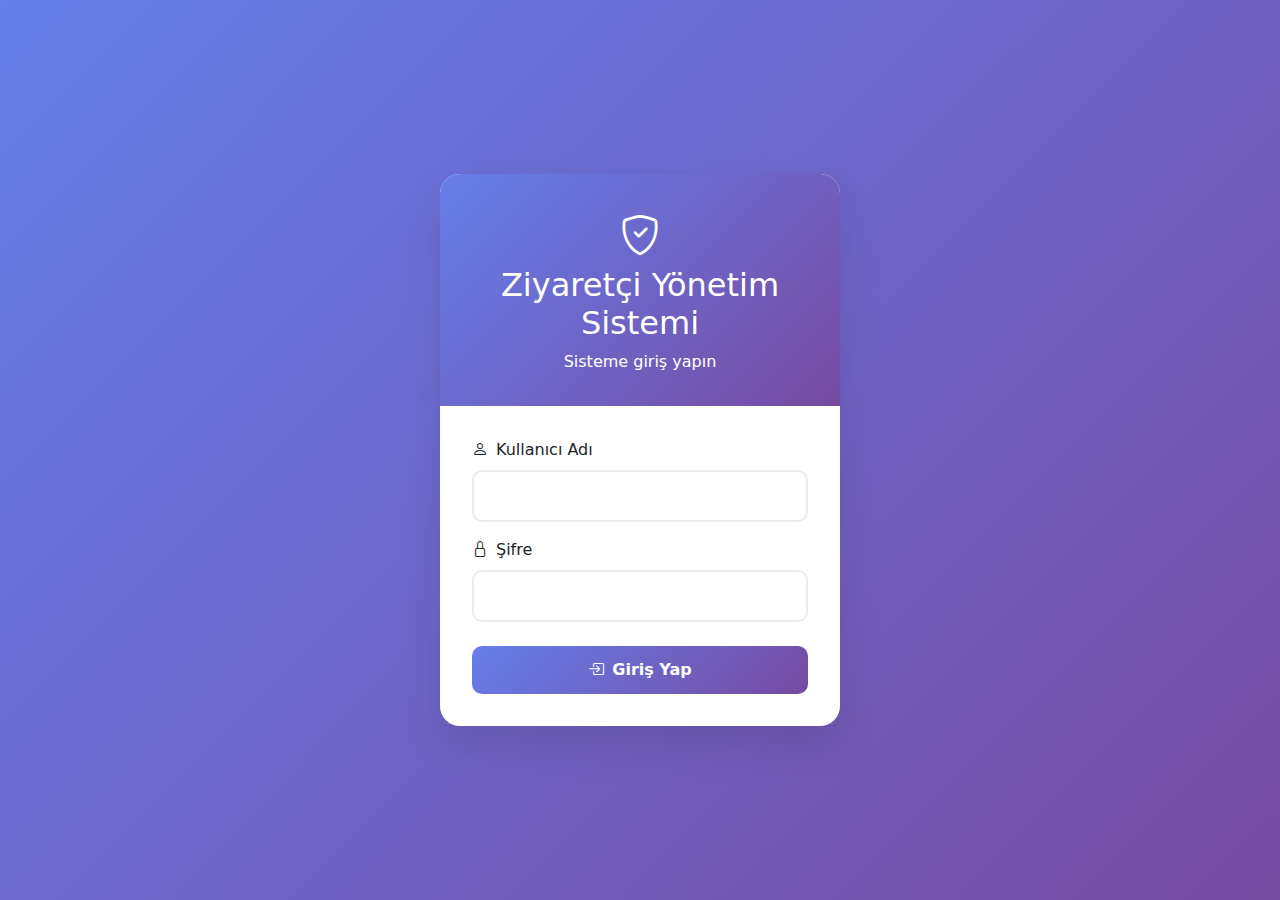
<file: wwwroot/login.html>
<!DOCTYPE html>
<html lang="tr">
<head>
    <meta charset="UTF-8">
    <meta name="viewport" content="width=device-width, initial-scale=1.0">
    <title>Giriş - Ziyaretçi Yönetim Sistemi</title>
    <link href="https://cdn.jsdelivr.net/npm/bootstrap@5.3.0/dist/css/bootstrap.min.css" rel="stylesheet">
    <link href="https://cdn.jsdelivr.net/npm/bootstrap-icons@1.11.0/font/bootstrap-icons.css" rel="stylesheet">
    <style>
        body {
            background: linear-gradient(135deg, #667eea 0%, #764ba2 100%);
            min-height: 100vh;
            display: flex;
            align-items: center;
            justify-content: center;
        }
        .login-container {
            background: white;
            border-radius: 20px;
            box-shadow: 0 20px 40px rgba(0,0,0,0.1);
            overflow: hidden;
            width: 100%;
            max-width: 400px;
        }
        .login-header {
            background: linear-gradient(135deg, #667eea 0%, #764ba2 100%);
            color: white;
            padding: 2rem;
            text-align: center;
        }
        .login-body {
            padding: 2rem;
        }
        .form-control {
            border-radius: 10px;
            padding: 12px 16px;
            border: 2px solid #e9ecef;
            transition: all 0.3s ease;
        }
        .form-control:focus {
            border-color: #667eea;
            box-shadow: 0 0 0 0.2rem rgba(102, 126, 234, 0.25);
        }
        .btn-login {
            background: linear-gradient(135deg, #667eea 0%, #764ba2 100%);
            border: none;
            border-radius: 10px;
            padding: 12px;
            font-weight: 600;
            transition: all 0.3s ease;
        }
        .btn-login:hover {
            transform: translateY(-2px);
            box-shadow: 0 5px 15px rgba(102, 126, 234, 0.4);
        }
        .alert {
            border-radius: 10px;
            display: none;
        }
    </style>
</head>
<body>
    <div class="login-container">
        <div class="login-header">
            <i class="bi bi-shield-check fs-1 mb-3"></i>
            <h2>Ziyaretçi Yönetim Sistemi</h2>
            <p class="mb-0">Sisteme giriş yapın</p>
        </div>
        <div class="login-body">
            <div class="alert alert-danger" id="errorAlert" role="alert">
                <i class="bi bi-exclamation-triangle me-2"></i>
                <span id="errorMessage"></span>
            </div>
            
            <form id="loginForm">
                <div class="mb-3">
                    <label for="username" class="form-label">
                        <i class="bi bi-person me-2"></i>Kullanıcı Adı
                    </label>
                    <input type="text" class="form-control" id="username" required>
                </div>
                <div class="mb-4">
                    <label for="password" class="form-label">
                        <i class="bi bi-lock me-2"></i>Şifre
                    </label>
                    <input type="password" class="form-control" id="password" required>
                </div>
                <button type="submit" class="btn btn-primary btn-login w-100">
                    <i class="bi bi-box-arrow-in-right me-2"></i>Giriş Yap
                </button>
            </form>
        </div>
    </div>

    <script src="https://cdn.jsdelivr.net/npm/bootstrap@5.3.0/dist/js/bootstrap.bundle.min.js"></script>
    <script src="js/login.js"></script>
</body>
</html>
</file>
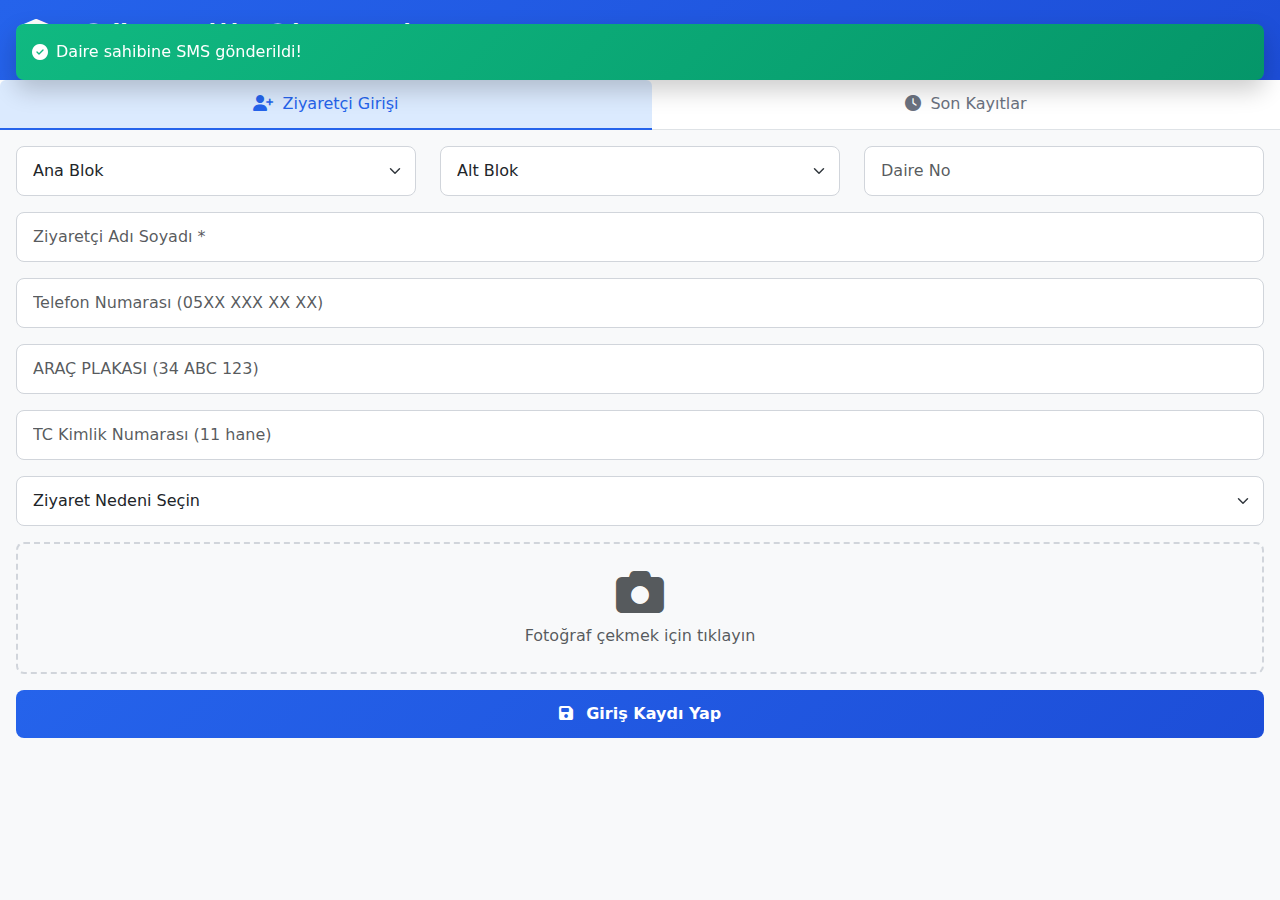
<file: wwwroot/security_mobile_bootstrap.html>
<!DOCTYPE html>
<html lang="tr">
<head>
    <meta charset="UTF-8">
    <meta name="viewport" content="width=device-width, initial-scale=1.0">
    <title>Güvenlik Sistemi - Mobil</title>
    <link href="https://cdnjs.cloudflare.com/ajax/libs/bootstrap/5.3.0/css/bootstrap.min.css" rel="stylesheet">
    <link href="https://cdnjs.cloudflare.com/ajax/libs/font-awesome/6.4.0/css/all.min.css" rel="stylesheet">
    <style>
        body {
            background-color: #f8f9fa;
            min-height: 100vh;
        }
        
        .header {
            background: linear-gradient(135deg, #2563eb, #1d4ed8);
            color: white;
            padding: 1rem;
            box-shadow: 0 4px 6px rgba(0,0,0,0.1);
        }
        
        .nav-tabs .nav-link {
            border: none;
            color: #6b7280;
            font-weight: 500;
            padding: 0.75rem 1rem;
        }
        
        .nav-tabs .nav-link.active {
            color: #2563eb;
            background-color: #dbeafe;
            border-bottom: 2px solid #2563eb;
        }
        
        .nav-tabs .nav-link:hover {
            color: #2563eb;
        }
        
        .form-control, .form-select {
            border-radius: 0.5rem;
            border: 1px solid #d1d5db;
            padding: 0.75rem 1rem;
        }
        
        .form-control:focus, .form-select:focus {
            border-color: #2563eb;
            box-shadow: 0 0 0 0.125rem rgba(37, 99, 235, 0.25);
        }
        
        .photo-upload {
            border: 2px dashed #d1d5db;
            border-radius: 0.5rem;
            padding: 1.5rem;
            text-align: center;
            cursor: pointer;
            transition: all 0.3s ease;
        }
        
        .photo-upload:hover {
            border-color: #2563eb;
            background-color: #f8fafc;
        }
        
        .photo-upload.has-photo {
            border-style: solid;
            background-color: white;
        }
        
        .btn-primary {
            background: linear-gradient(135deg, #2563eb, #1d4ed8);
            border: none;
            border-radius: 0.5rem;
            padding: 0.75rem 1.5rem;
            font-weight: 600;
        }
        
        .btn-primary:hover {
            background: linear-gradient(135deg, #1d4ed8, #1e40af);
            transform: translateY(-1px);
        }
        
        .visitor-card {
            background: white;
            border-radius: 0.5rem;
            border: 1px solid #e5e7eb;
            box-shadow: 0 1px 3px rgba(0,0,0,0.1);
            transition: all 0.3s ease;
        }
        
        .visitor-card:hover {
            transform: translateY(-2px);
            box-shadow: 0 4px 6px rgba(0,0,0,0.1);
        }
        
        .status-badge {
            font-size: 0.75rem;
            padding: 0.25rem 0.5rem;
            border-radius: 9999px;
            font-weight: 600;
        }
        
        .status-entry {
            background-color: #dcfce7;
            color: #166534;
        }
        
        .status-exit {
            background-color: #fee2e2;
            color: #991b1b;
        }
        
        .camera-modal {
            background-color: rgba(0,0,0,0.9);
            backdrop-filter: blur(8px);
        }
        
        .camera-video {
            border-radius: 0.5rem;
            max-width: 100%;
            height: auto;
        }
        
        .notification-toast {
            position: fixed;
            top: 5rem;
            left: 1rem;
            right: 1rem;
            z-index: 1060;
            background: linear-gradient(135deg, #10b981, #059669);
            color: white;
            padding: 1rem;
            border-radius: 0.5rem;
            box-shadow: 0 10px 25px rgba(0,0,0,0.2);
            transform: translateY(-100%);
            transition: transform 0.3s ease;
        }
        
        .notification-toast.show {
            transform: translateY(0);
        }
        
        .live-clock {
            font-family: 'Courier New', monospace;
            font-weight: bold;
        }
        
        .content-wrapper {
            padding: 1rem;
            padding-bottom: 5rem;
        }
        
        @media (max-width: 768px) {
            .header h1 {
                font-size: 1.25rem;
            }
            
            .content-wrapper {
                padding: 0.75rem;
            }
        }
    </style>
</head>
<body>
    <!-- Header -->
    <div class="header">
        <div class="d-flex justify-content-between align-items-center">
            <h1 class="mb-0">
                <i class="fas fa-shield-alt me-2"></i>
                Güvenlik Sistemi
            </h1>
            <div class="d-flex align-items-center">
                <i class="fas fa-clock me-1"></i>
                <span class="live-clock" id="liveClock"></span>
            </div>
        </div>
    </div>

    <!-- Navigation Tabs -->
    <div class="bg-white border-bottom">
        <ul class="nav nav-tabs border-0" role="tablist">
            <li class="nav-item flex-fill" role="presentation">
                <button class="nav-link active w-100" id="entry-tab" data-bs-toggle="tab" data-bs-target="#entry" type="button" role="tab">
                    <i class="fas fa-user-plus me-1"></i>
                    Ziyaretçi Girişi
                </button>
            </li>
            <li class="nav-item flex-fill" role="presentation">
                <button class="nav-link w-100" id="recent-tab" data-bs-toggle="tab" data-bs-target="#recent" type="button" role="tab">
                    <i class="fas fa-clock me-1"></i>
                    Son Kayıtlar
                </button>
            </li>
        </ul>
    </div>

    <!-- Tab Content -->
    <div class="tab-content">
        <!-- Entry Tab -->
        <div class="tab-pane fade show active" id="entry" role="tabpanel">
            <div class="content-wrapper">
                <div class="mb-4">
                    <!-- Ana Blok, Alt Blok, Daire No -->
                    <div class="row mb-3">
                        <div class="col-4">
                            <select class="form-select" id="blockSelect">
                                <option value="">Ana Blok</option>
                                <option value="A">A</option>
                                <option value="B">B</option>
                                <option value="C">C</option>
                                <option value="D">D</option>
                                <option value="E">E</option>
                                <option value="F">F</option>
                            </select>
                        </div>
                        <div class="col-4">
                            <select class="form-select" id="subBlockSelect">
                                <option value="">Alt Blok</option>
                                <option value="1">1</option>
                                <option value="2">2</option>
                                <option value="3">3</option>
                                <option value="4">4</option>
                                <option value="5">5</option>
                                <option value="6">6</option>
                                <option value="7">7</option>
                                <option value="8">8</option>
                            </select>
                        </div>
                        <div class="col-4">
                            <input type="text" class="form-control" id="apartmentNumber" placeholder="Daire No">
                        </div>
                    </div>

                    <!-- Ziyaretçi Adı -->
                    <div class="mb-3">
                        <input type="text" class="form-control" id="visitorName" placeholder="Ziyaretçi Adı Soyadı *" required>
                    </div>

                    <!-- Telefon Numarası -->
                    <div class="mb-3">
                        <input type="tel" class="form-control" id="visitorPhone" placeholder="Telefon Numarası (05XX XXX XX XX)">
                    </div>

                    <!-- Araç Plakası -->
                    <div class="mb-3">
                        <input type="text" class="form-control" id="licensePlate" placeholder="Araç Plakası (34 ABC 123)" style="text-transform: uppercase;">
                    </div>

                    <!-- TC Kimlik No -->
                    <div class="mb-3">
                        <input type="text" class="form-control" id="idNumber" placeholder="TC Kimlik Numarası (11 hane)" maxlength="11">
                    </div>

                    <!-- Ziyaret Nedeni -->
                    <div class="mb-3">
                        <select class="form-select" id="visitReason">
                            <option value="">Ziyaret Nedeni Seçin</option>
                            <option value="Misafir">Misafir</option>
                            <option value="Teslimat">Teslimat</option>
                            <option value="Tamir/Bakım">Tamir/Bakım</option>
                            <option value="Hizmet">Hizmet</option>
                            <option value="Diğer">Diğer</option>
                        </select>
                    </div>

                    <!-- Fotoğraf -->
                    <div class="mb-3">
                        <div class="photo-upload" id="photoUpload" onclick="openCamera()">
                            <div id="photoPreview">
                                <i class="fas fa-camera fa-3x text-muted mb-2"></i>
                                <p class="text-muted mb-0">Fotoğraf çekmek için tıklayın</p>
                            </div>
                        </div>
                    </div>

                    <!-- Submit Button -->
                    <button type="button" class="btn btn-primary w-100" onclick="submitEntry()">
                        <i class="fas fa-save me-2"></i>
                        Giriş Kaydı Yap
                    </button>
                </div>
            </div>
        </div>

        <!-- Recent Tab -->
        <div class="tab-pane fade" id="recent" role="tabpanel">
            <div class="content-wrapper">
                <h5 class="mb-3 text-dark fw-bold">Son Ziyaretçi Kayıtları</h5>
                <div id="recentVisitors">
                    <!-- Dinamik içerik buraya gelecek -->
                </div>
            </div>
        </div>
    </div>

    <!-- Camera Modal -->
    <div class="modal fade" id="cameraModal" tabindex="-1" data-bs-backdrop="static" data-bs-keyboard="false">
        <div class="modal-dialog modal-lg modal-dialog-centered">
            <div class="modal-content bg-dark">
                <div class="modal-header bg-dark text-white border-0">
                    <h5 class="modal-title">
                        <i class="fas fa-camera me-2"></i>
                        Fotoğraf Çek
                    </h5>
                    <button type="button" class="btn-close btn-close-white" onclick="closeCamera()"></button>
                </div>
                <div class="modal-body bg-dark text-center">
                    <video id="cameraVideo" class="camera-video" autoplay playsinline></video>
                    <canvas id="cameraCanvas" style="display: none;"></canvas>
                    <div class="mt-3">
                        <button type="button" class="btn btn-primary btn-lg" onclick="capturePhoto()">
                            <i class="fas fa-camera me-2"></i>
                            Fotoğraf Çek
                        </button>
                    </div>
                </div>
            </div>
        </div>
    </div>

    <!-- Success Toast -->
    <div class="notification-toast" id="successToast">
        <div class="d-flex align-items-center">
            <i class="fas fa-check-circle me-2"></i>
            <span>Daire sahibine SMS gönderildi!</span>
        </div>
    </div>

    <script src="https://cdnjs.cloudflare.com/ajax/libs/bootstrap/5.3.0/js/bootstrap.bundle.min.js"></script>
    <script>
        // Global variables
        let formData = {
            blockSelect: '',
            subBlockSelect: '',
            apartmentNumber: '',
            visitorName: '',
            visitorPhone: '',
            licensePlate: '',
            idNumber: '',
            visitReason: '',
            photo: null
        };
        
        let cameraStream = null;
        let recentVisits = [
            { id: 1, apartment: 'A1-12', visitor: 'Ahmet Yılmaz', time: '14:30', status: 'Giriş' },
            { id: 2, apartment: 'B3-05', visitor: 'Fatma Kaya', time: '13:45', status: 'Çıkış' },
            { id: 3, apartment: 'C5-18', visitor: 'Mehmet Demir', time: '12:20', status: 'Giriş' }
        ];

        // Initialize
        document.addEventListener('DOMContentLoaded', function() {
            updateLiveClock();
            loadRecentVisitors();
            
            // Form event listeners
            setupEventListeners();
        });

        function updateLiveClock() {
            const now = new Date();
            const timeString = now.toLocaleTimeString('tr-TR', { 
                hour: '2-digit', 
                minute: '2-digit'
            });
            document.getElementById('liveClock').textContent = timeString;
            setTimeout(updateLiveClock, 1000);
        }

        function setupEventListeners() {
            // Block selections
            document.getElementById('blockSelect').addEventListener('change', function() {
                formData.blockSelect = this.value;
            });
            
            document.getElementById('subBlockSelect').addEventListener('change', function() {
                formData.subBlockSelect = this.value;
            });
            
            // Form inputs
            document.getElementById('apartmentNumber').addEventListener('input', function() {
                formData.apartmentNumber = this.value;
            });
            
            document.getElementById('visitorName').addEventListener('input', function() {
                formData.visitorName = this.value;
            });
            
            document.getElementById('visitorPhone').addEventListener('input', function() {
                formData.visitorPhone = this.value;
            });
            
            document.getElementById('licensePlate').addEventListener('input', function() {
                formData.licensePlate = this.value.toUpperCase();
                this.value = this.value.toUpperCase();
            });
            
            document.getElementById('idNumber').addEventListener('input', function() {
                formData.idNumber = this.value;
            });
            
            document.getElementById('visitReason').addEventListener('change', function() {
                formData.visitReason = this.value;
            });
        }

        function openCamera() {
            const modal = new bootstrap.Modal(document.getElementById('cameraModal'));
            modal.show();
            
            navigator.mediaDevices.getUserMedia({ 
                video: { 
                    facingMode: 'environment',
                    width: { ideal: 1280 },
                    height: { ideal: 720 }
                } 
            })
            .then(stream => {
                cameraStream = stream;
                document.getElementById('cameraVideo').srcObject = stream;
            })
            .catch(err => {
                console.error('Kamera erişim hatası:', err);
                alert('Kamera erişimi için izin gerekli');
                modal.hide();
            });
        }

        function capturePhoto() {
            const video = document.getElementById('cameraVideo');
            const canvas = document.getElementById('cameraCanvas');
            const context = canvas.getContext('2d');
            
            canvas.width = video.videoWidth;
            canvas.height = video.videoHeight;
            context.drawImage(video, 0, 0);
            
            const imageData = canvas.toDataURL('image/jpeg', 0.8);
            formData.photo = imageData;
            
            // Update preview
            updatePhotoPreview(imageData);
            
            closeCamera();
        }

        function updatePhotoPreview(imageData) {
            const photoUpload = document.getElementById('photoUpload');
            const photoPreview = document.getElementById('photoPreview');
            
            photoUpload.classList.add('has-photo');
            photoPreview.innerHTML = `
                <img src="${imageData}" alt="Ziyaretçi" class="img-fluid rounded" style="max-height: 120px; object-fit: cover;">
                <p class="text-primary mt-2 mb-0 small">Yeni fotoğraf çekmek için tıklayın</p>
            `;
        }

        function closeCamera() {
            if (cameraStream) {
                cameraStream.getTracks().forEach(track => track.stop());
                cameraStream = null;
            }
            
            const modal = bootstrap.Modal.getInstance(document.getElementById('cameraModal'));
            if (modal) {
                modal.hide();
            }
        }

        function submitEntry() {
            // Form validation
            if (!formData.visitorName.trim()) {
                alert('Lütfen ziyaretçi adını girin');
                return;
            }
            
            if (!formData.blockSelect || !formData.subBlockSelect || !formData.apartmentNumber.trim()) {
                alert('Lütfen adres bilgilerini tamamlayın (Ana Blok, Alt Blok, Daire No)');
                return;
            }
            
            // Create full address
            const fullAddress = `${formData.blockSelect}${formData.subBlockSelect}-${formData.apartmentNumber}`;
            
            // Create new entry
            const newVisit = {
                id: Date.now(),
                apartment: fullAddress,
                visitor: formData.visitorName,
                time: new Date().toLocaleTimeString('tr-TR', { hour: '2-digit', minute: '2-digit' }),
                status: 'Giriş'
            };
            
            // Add to recent visits
            recentVisits.unshift(newVisit);
            if (recentVisits.length > 10) {
                recentVisits.pop();
            }
            
            // Show success notification
            showSuccessToast();
            
            // Reset form
            resetForm();
            
            // Update recent visits display
            loadRecentVisitors();
        }

        function showSuccessToast() {
            const toast = document.getElementById('successToast');
            toast.classList.add('show');
            
            setTimeout(() => {
                toast.classList.remove('show');
            }, 3000);
        }

        function resetForm() {
            // Reset form data
            formData = {
                blockSelect: '',
                subBlockSelect: '',
                apartmentNumber: '',
                visitorName: '',
                visitorPhone: '',
                licensePlate: '',
                idNumber: '',
                visitReason: '',
                photo: null
            };
            
            // Reset form elements
            document.getElementById('blockSelect').value = '';
            document.getElementById('subBlockSelect').value = '';
            document.getElementById('apartmentNumber').value = '';
            document.getElementById('visitorName').value = '';
            document.getElementById('visitorPhone').value = '';
            document.getElementById('licensePlate').value = '';
            document.getElementById('idNumber').value = '';
            document.getElementById('visitReason').value = '';
            
            // Reset photo preview
            const photoUpload = document.getElementById('photoUpload');
            const photoPreview = document.getElementById('photoPreview');
            
            photoUpload.classList.remove('has-photo');
            photoPreview.innerHTML = `
                <i class="fas fa-camera fa-3x text-muted mb-2"></i>
                <p class="text-muted mb-0">Fotoğraf çekmek için tıklayın</p>
            `;
        }

        function loadRecentVisitors() {
            const container = document.getElementById('recentVisitors');
            
            if (recentVisits.length === 0) {
                container.innerHTML = `
                    <div class="text-center text-muted py-4">
                        <i class="fas fa-info-circle fa-2x mb-2"></i>
                        <p>Henüz ziyaretçi kaydı bulunmuyor</p>
                    </div>
                `;
                return;
            }
            
            container.innerHTML = recentVisits.map(visit => `
                <div class="visitor-card p-3 mb-3" onclick="quickEntry('${visit.apartment}', '${visit.visitor}')">
                    <div class="d-flex justify-content-between align-items-start">
                        <div class="flex-grow-1">
                            <div class="d-flex align-items-center mb-1">
                                <i class="fas fa-home text-muted me-2"></i>
                                <span class="fw-bold text-dark">${visit.apartment}</span>
                                <span class="status-badge ms-2 ${visit.status === 'Giriş' ? 'status-entry' : 'status-exit'}">
                                    ${visit.status}
                                </span>
                            </div>
                            <div class="d-flex align-items-center text-muted mb-1">
                                <i class="fas fa-user me-2"></i>
                                <span>${visit.visitor}</span>
                            </div>
                            <div class="d-flex align-items-center text-muted small">
                                <i class="fas fa-clock me-2"></i>
                                <span>${visit.time}</span>
                            </div>
                        </div>
                        <button class="btn btn-link btn-sm text-primary p-0">
                            <i class="fas fa-redo me-1"></i>
                            Tekrar Giriş
                        </button>
                    </div>
                </div>
            `).join('');
        }

        function quickEntry(apartment, visitor) {
            // Parse apartment (e.g., "A1-12")
            const parts = apartment.split('-');
            if (parts.length === 2) {
                const blockPart = parts[0]; // "A1"
                const apartmentNum = parts[1]; // "12"
                const block = blockPart.charAt(0); // "A"
                const subBlock = blockPart.substring(1); // "1"
                
                // Fill form
                document.getElementById('blockSelect').value = block;
                document.getElementById('subBlockSelect').value = subBlock;
                document.getElementById('apartmentNumber').value = apartmentNum;
                document.getElementById('visitorName').value = visitor;
                
                // Update form data
                formData.blockSelect = block;
                formData.subBlockSelect = subBlock;
                formData.apartmentNumber = apartmentNum;
                formData.visitorName = visitor;
                
                // Switch to entry tab
                const entryTab = new bootstrap.Tab(document.getElementById('entry-tab'));
                entryTab.show();
            }
        }

        // Modal event listeners
        document.getElementById('cameraModal').addEventListener('hidden.bs.modal', function() {
            closeCamera();
        });
    </script>
</body>
</html>
</file>
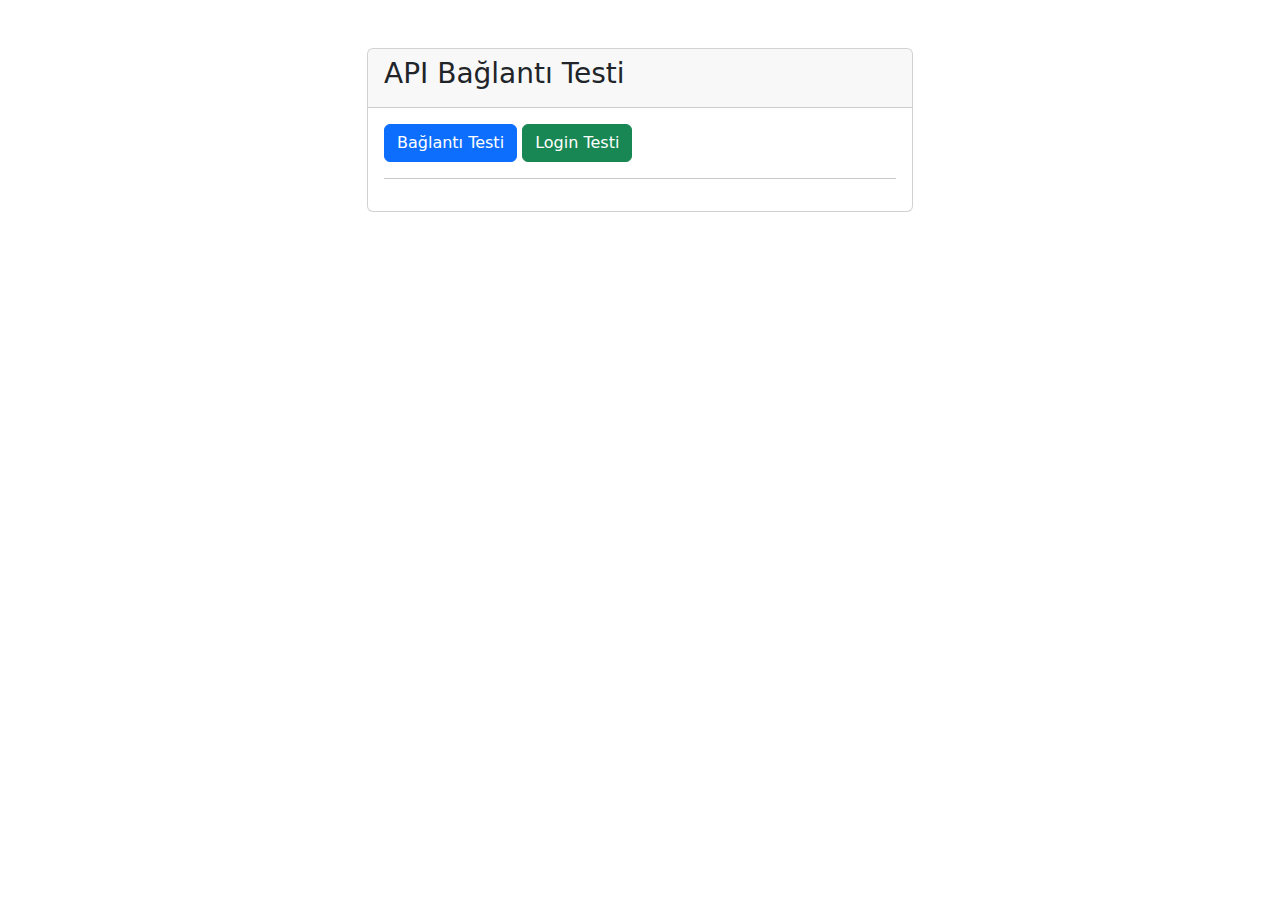
<file: wwwroot/test.html>
<!DOCTYPE html>
<html lang="tr">
<head>
    <meta charset="UTF-8">
    <meta name="viewport" content="width=device-width, initial-scale=1.0">
    <title>Test Sayfası</title>
    <link href="https://cdn.jsdelivr.net/npm/bootstrap@5.3.0/dist/css/bootstrap.min.css" rel="stylesheet">
</head>
<body>
    <div class="container mt-5">
        <div class="row justify-content-center">
            <div class="col-md-6">
                <div class="card">
                    <div class="card-header">
                        <h3>API Bağlantı Testi</h3>
                    </div>
                    <div class="card-body">
                        <button class="btn btn-primary" onclick="testConnection()">Bağlantı Testi</button>
                        <button class="btn btn-success" onclick="testLogin()">Login Testi</button>
                        <hr>
                        <div id="result"></div>
                    </div>
                </div>
            </div>
        </div>
    </div>

    <script>
        function testConnection() {
            const result = document.getElementById('result');
            result.innerHTML = '<div class="alert alert-info">Test ediliyor...</div>';
            
            fetch('/api/auth/login', {
                method: 'POST',
                headers: {
                    'Content-Type': 'application/json'
                },
                body: JSON.stringify({
                    username: 'test',
                    password: 'test'
                })
            })
            .then(response => {
                result.innerHTML = `<div class="alert alert-success">
                    API erişilebilir! Status: ${response.status}
                </div>`;
                return response.json();
            })
            .then(data => {
                result.innerHTML += `<pre>${JSON.stringify(data, null, 2)}</pre>`;
            })
            .catch(error => {
                result.innerHTML = `<div class="alert alert-danger">
                    Bağlantı hatası: ${error.message}
                </div>`;
            });
        }

        function testLogin() {
            const result = document.getElementById('result');
            result.innerHTML = '<div class="alert alert-info">Login test ediliyor...</div>';
            
            fetch('/api/auth/login', {
                method: 'POST',
                headers: {
                    'Content-Type': 'application/json'
                },
                body: JSON.stringify({
                    username: 'admin',
                    password: 'admin123'
                })
            })
            .then(response => {
                if (response.ok) {
                    result.innerHTML = `<div class="alert alert-success">
                        Login başarılı! Status: ${response.status}
                    </div>`;
                } else {
                    result.innerHTML = `<div class="alert alert-warning">
                        Login başarısız! Status: ${response.status}
                    </div>`;
                }
                return response.json();
            })
            .then(data => {
                result.innerHTML += `<pre>${JSON.stringify(data, null, 2)}</pre>`;
            })
            .catch(error => {
                result.innerHTML = `<div class="alert alert-danger">
                    Login hatası: ${error.message}
                </div>`;
            });
        }
    </script>
</body>
</html>
</file>
<file: wwwroot/css/style.css>
/* Custom styles for Visitor Management System */

:root {
    --primary-color: #0d6efd;
    --success-color: #198754;
    --warning-color: #ffc107;
    --danger-color: #dc3545;
    --info-color: #0dcaf0;
    --dark-color: #212529;
    --light-color: #f8f9fa;
}

body {
    background-color: var(--light-color);
    font-family: 'Segoe UI', Tahoma, Geneva, Verdana, sans-serif;
}

/* Card enhancements */
.card {
    border: none;
    border-radius: 15px;
    box-shadow: 0 4px 6px rgba(0, 0, 0, 0.1);
    transition: transform 0.2s ease-in-out;
}

.card:hover {
    transform: translateY(-2px);
}

.card-header {
    background: linear-gradient(135deg, var(--primary-color), #0056b3);
    color: white;
    border-radius: 15px 15px 0 0 !important;
    border: none;
}

/* Form enhancements */
.form-control {
    border-radius: 10px;
    border: 2px solid #e9ecef;
    transition: border-color 0.15s ease-in-out, box-shadow 0.15s ease-in-out;
}

.form-control:focus {
    border-color: var(--primary-color);
    box-shadow: 0 0 0 0.2rem rgba(13, 110, 253, 0.25);
}

/* Button enhancements */
.btn {
    border-radius: 10px;
    font-weight: 600;
    transition: all 0.2s ease-in-out;
}

.btn-lg {
    padding: 12px 30px;
    font-size: 1.1rem;
}

.btn:hover {
    transform: translateY(-1px);
    box-shadow: 0 4px 8px rgba(0, 0, 0, 0.2);
}

/* Navbar enhancements */
.navbar-brand {
    font-weight: bold;
    font-size: 1.3rem;
}

/* Tab navigation styles */
.nav-tabs .nav-link {
    border: none;
    color: #6b7280;
    font-weight: 500;
    padding: 0.75rem 1rem;
    border-radius: 0;
}

.nav-tabs .nav-link.active {
    color: var(--primary-color);
    background-color: #dbeafe;
    border-bottom: 3px solid var(--primary-color);
    font-weight: 600;
}

.nav-tabs .nav-link:hover {
    color: var(--primary-color);
    background-color: #f8fafc;
}

.tab-content {
    background-color: #f8f9fa;
    min-height: 70vh;
}

/* Photo preview */
.photo-preview {
    border: 2px dashed #dee2e6;
    border-radius: 10px;
    padding: 20px;
    text-align: center;
    background-color: #f8f9fa;
    transition: border-color 0.2s ease-in-out;
}

.photo-preview:hover {
    border-color: var(--primary-color);
}

#previewImage {
    border-radius: 10px;
    max-width: 100%;
    height: auto;
}

/* Visitor cards */
.visitor-card {
    border-left: 4px solid var(--success-color);
    margin-bottom: 10px;
    transition: all 0.2s ease-in-out;
}

.visitor-card:hover {
    border-left-color: var(--primary-color);
    transform: translateX(5px);
}

/* Statistics cards */
.card.bg-primary,
.card.bg-success,
.card.bg-warning,
.card.bg-info {
    background: linear-gradient(135deg, var(--primary-color), #0056b3) !important;
}

.card.bg-success {
    background: linear-gradient(135deg, var(--success-color), #146c43) !important;
}

.card.bg-warning {
    background: linear-gradient(135deg, var(--warning-color), #b08200) !important;
}

.card.bg-info {
    background: linear-gradient(135deg, var(--info-color), #0aa5c0) !important;
}

/* Toast notifications */
.toast {
    border-radius: 10px;
    border: none;
    box-shadow: 0 4px 12px rgba(0, 0, 0, 0.15);
}

/* Mobile optimizations */
@media (max-width: 768px) {
    .container-fluid {
        padding: 0 10px;
    }
    
    .card {
        margin-bottom: 20px;
    }
    
    .btn-lg {
        padding: 10px 20px;
        font-size: 1rem;
    }
    
    .navbar-brand {
        font-size: 1.1rem;
    }
    
    #photoPreview {
        margin-top: 15px;
    }
}

/* Tablet optimizations */
@media (min-width: 768px) and (max-width: 992px) {
    .col-md-6 {
        margin-bottom: 15px;
    }
}

/* Loading spinner */
.spinner-border-sm {
    width: 1rem;
    height: 1rem;
}

/* Custom animations */
@keyframes fadeIn {
    from {
        opacity: 0;
        transform: translateY(20px);
    }
    to {
        opacity: 1;
        transform: translateY(0);
    }
}

.fade-in {
    animation: fadeIn 0.5s ease-in-out;
}

/* Status badges */
.status-badge {
    font-size: 0.8rem;
    padding: 4px 8px;
    border-radius: 20px;
}

.status-active {
    background-color: var(--success-color);
    color: white;
}

.status-inactive {
    background-color: var(--secondary);
    color: white;
}

/* Photo capture button */
#captureBtn {
    background: linear-gradient(45deg, #ff6b6b, #ee5a24);
    border: none;
    color: white;
}

#captureBtn:hover {
    background: linear-gradient(45deg, #ee5a24, #ff6b6b);
    color: white;
}

/* Input file styling */
input[type="file"] {
    border: 2px dashed #dee2e6;
    border-radius: 10px;
    padding: 10px;
    background-color: #f8f9fa;
}

input[type="file"]:hover {
    border-color: var(--primary-color);
}

/* Visitor list item */
.visitor-item {
    padding: 1rem;
    border-radius: 12px;
    background: white;
    margin-bottom: 1rem;
    border-left: 4px solid var(--success-color);
    box-shadow: 0 2px 8px rgba(0, 0, 0, 0.1);
    transition: all 0.3s ease;
}

.visitor-item:hover {
    transform: translateY(-2px);
    box-shadow: 0 4px 12px rgba(0, 0, 0, 0.15);
}

.visitor-item .visitor-name {
    font-weight: 600;
    color: var(--dark-color);
    font-size: 1.1rem;
    margin-bottom: 0.5rem;
}

.visitor-item .visitor-details {
    font-size: 0.9rem;
    color: #6c757d;
    line-height: 1.5;
}

.visitor-item .visitor-details i {
    width: 16px;
    margin-right: 4px;
    color: var(--primary-color);
}

.visitor-item .check-in-time {
    font-size: 0.85rem;
    color: var(--primary-color);
    font-weight: 500;
    margin-top: 0.5rem;
}

.visitor-item .photo-link {
    color: var(--info-color);
    text-decoration: none;
    font-size: 0.8rem;
}

.visitor-item .photo-link:hover {
    color: var(--primary-color);
    text-decoration: underline;
}

/* Dropdown manual toggle support */
.dropdown-menu.show {
    display: block !important;
}

.dropdown-menu {
    display: none;
    position: absolute;
    z-index: 1000;
    min-width: 200px;
    background: white;
    border: 1px solid rgba(0,0,0,.15);
    border-radius: 10px;
    box-shadow: 0 6px 12px rgba(0,0,0,.175);
    right: 0;
    top: 100%;
    margin-top: 2px;
}

.dropdown-item {
    display: block;
    width: 100%;
    padding: 8px 16px;
    clear: both;
    font-weight: 400;
    color: #212529;
    text-decoration: none;
    white-space: nowrap;
    background: transparent;
    border: 0;
}

.dropdown-item:hover {
    background-color: #f8f9fa;
    color: #16181b;
}

.dropdown-item.text-danger {
    color: #dc3545 !important;
}

.dropdown-item.text-danger:hover {
    background-color: #f8d7da;
    color: #721c24 !important;
}

.dropdown-header {
    display: block;
    padding: 8px 16px;
    margin-bottom: 0;
    font-size: 0.875rem;
    color: #6c757d;
    white-space: nowrap;
}

.dropdown-divider {
    height: 0;
    margin: 8px 0;
    overflow: hidden;
    border-top: 1px solid #e9ecef;
}

/* Responsive utilities */
.hide-mobile {
    display: block;
}

@media (max-width: 576px) {
    .hide-mobile {
        display: none;
    }
    
    .show-mobile {
        display: block !important;
    }
    
    .dropdown-menu {
        min-width: 180px;
        right: 0;
        left: auto;
    }
}
</file>
